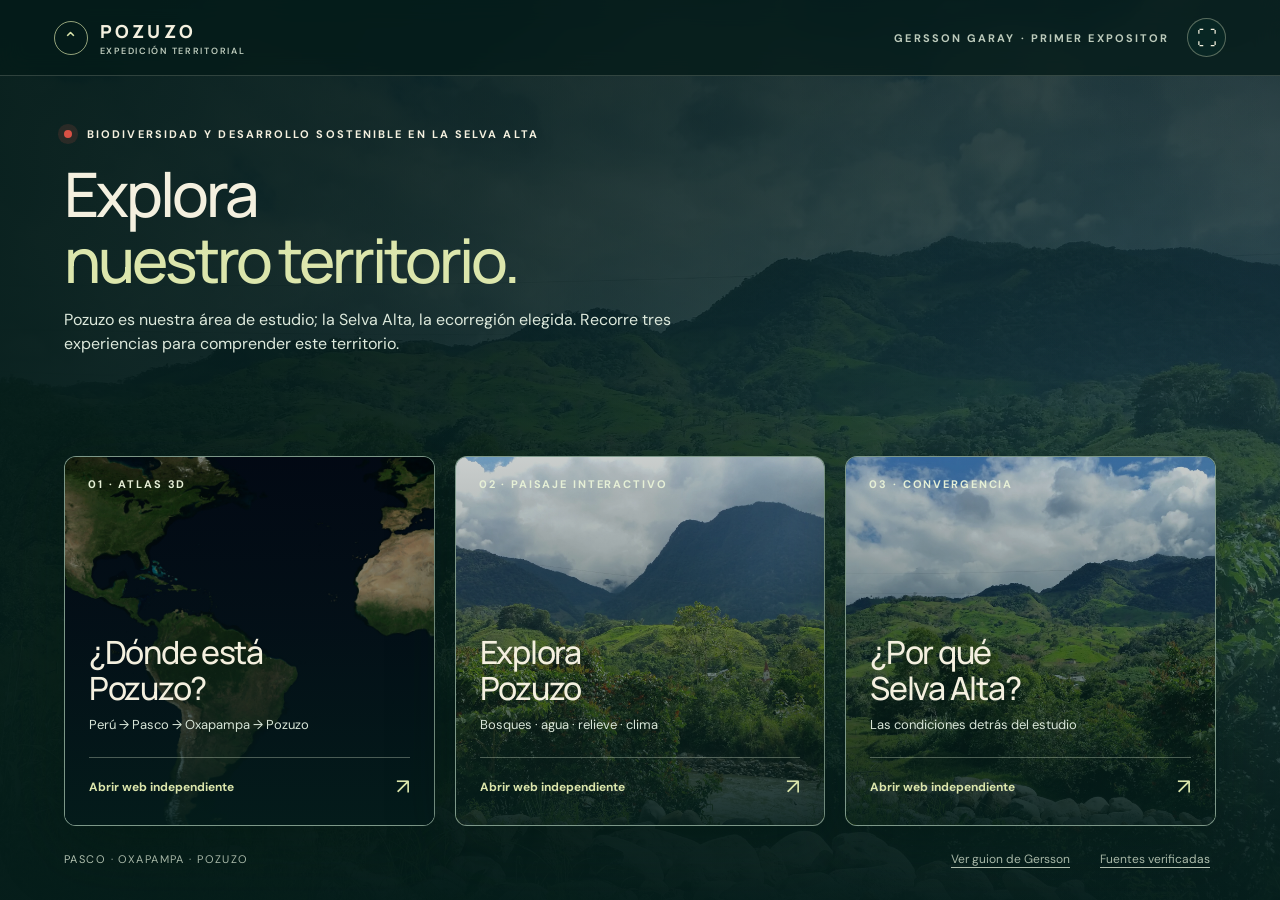
<file: index.html>
<!doctype html><html lang="es"><head><meta charset="utf-8"><meta name="viewport" content="width=device-width,initial-scale=1"><meta name="theme-color" content="#071c1c"><meta name="description" content="Tres experiencias independientes para descubrir Pozuzo: ubicación, territorio y Selva Alta."><title>Explora nuestro territorio · Pozuzo</title><link rel="stylesheet" href="shared/base.css"><link rel="stylesheet" href="portada/site.css"></head><body><main class="shell portal"><div class="portal-photo" aria-hidden="true"></div><div class="portal-vignette" aria-hidden="true"></div><header class="topbar"><a class="brand" href="index.html"><span class="brand-mark">⌃</span><span>POZUZO<small>EXPEDICIÓN TERRITORIAL</small></span></a><div class="topbar-right"><span class="label">GERSSON GARAY · PRIMER EXPOSITOR</span><button id="fullscreen" class="iconbutton" aria-label="Pantalla completa" title="Pantalla completa">⛶</button></div></header><div class="portal-content"><div class="portal-intro"><p class="label"><span class="red-dot"></span> BIODIVERSIDAD Y DESARROLLO SOSTENIBLE EN LA SELVA ALTA</p><h1 class="display">Explora<br><span class="accent">nuestro territorio.</span></h1><p>Pozuzo es nuestra área de estudio; la Selva Alta, la ecorregión elegida. Recorre tres experiencias para comprender este territorio.</p></div><div class="cards"><a href="01-ubicacion/index.html" target="_blank" rel="noopener" class="portal-card card-earth"><span class="card-overline">01 · ATLAS 3D</span><div class="card-bottom"><h2>¿Dónde está<br>Pozuzo?</h2><p>Perú → Pasco → Oxapampa → Pozuzo</p><span class="card-cta">Abrir web independiente <b>↗</b></span></div></a><a href="02-territorio/index.html" target="_blank" rel="noopener" class="portal-card card-valley"><span class="card-overline">02 · PAISAJE INTERACTIVO</span><div class="card-bottom"><h2>Explora<br>Pozuzo</h2><p>Bosques · agua · relieve · clima</p><span class="card-cta">Abrir web independiente <b>↗</b></span></div></a><a href="03-selva-alta/index.html" target="_blank" rel="noopener" class="portal-card card-selva"><span class="card-overline">03 · CONVERGENCIA</span><div class="card-bottom"><h2>¿Por qué<br>Selva Alta?</h2><p>Las condiciones detrás del estudio</p><span class="card-cta">Abrir web independiente <b>↗</b></span></div></a></div><div class="portal-bottom"><span>PASCO · OXAPAMPA · POZUZO</span><div><button data-script>Ver guion de Gersson</button><button data-sources>Fuentes verificadas</button></div></div></div><dialog id="dialog" class="modal"><button class="close" aria-label="Cerrar">×</button><div id="dialogContent"></div></dialog></main><script src="shared/common.js"></script></body></html>
</file>
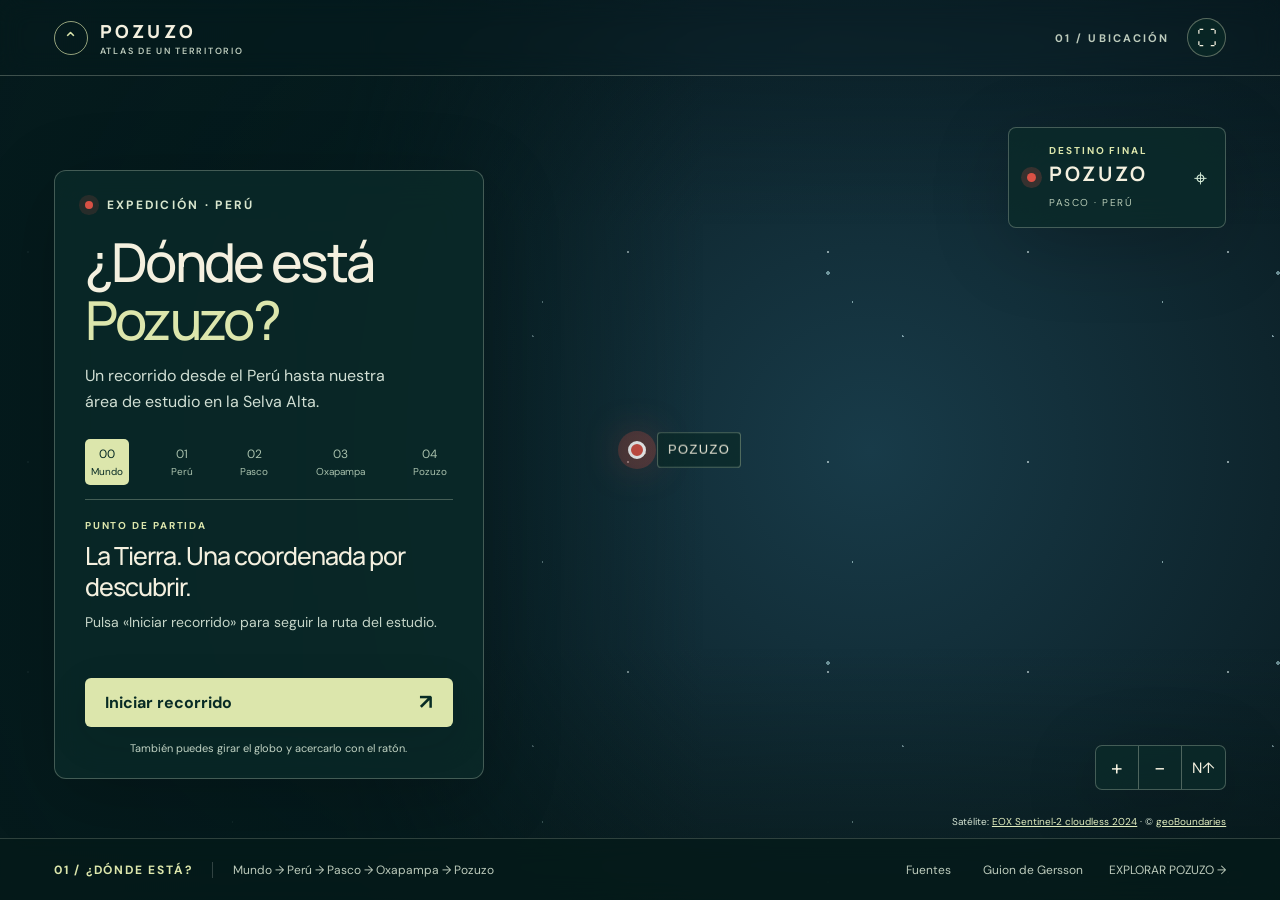
<file: 01-ubicacion/index.html>
<!doctype html><html lang="es"><head><meta charset="utf-8"><meta name="viewport" content="width=device-width,initial-scale=1"><meta name="theme-color" content="#071c1c"><meta name="description" content="Un globo 3D interactivo para ubicar Pozuzo: Perú, Pasco, Oxapampa y Pozuzo."><title>01 · ¿Dónde está Pozuzo?</title><link rel="stylesheet" href="../shared/base.css"><link rel="stylesheet" href="../shared/maplibre-gl.css"><link rel="stylesheet" href="site.css"></head><body><main class="shell atlas"><div class="starfield" aria-hidden="true"></div><div class="earth-fallback" aria-hidden="true"><div class="orb"></div></div><div id="map" role="application" aria-label="Globo terrestre 3D interactivo con zoom hasta Pozuzo"></div><div class="map-vignette" aria-hidden="true"></div><header class="topbar"><a class="brand" href="../index.html" aria-label="Portada de la exposición"><span class="brand-mark">⌃</span><span>POZUZO<small>ATLAS DE UN TERRITORIO</small></span></a><div class="topbar-right"><span class="label">01 / UBICACIÓN</span><button id="fullscreen" class="iconbutton" aria-label="Pantalla completa" title="Pantalla completa">⛶</button></div></header><aside class="intro-panel glass"><p class="label kicker"><span class="red-dot"></span> EXPEDICIÓN · PERÚ</p><h1 class="display">¿Dónde está<br><span class="accent">Pozuzo?</span></h1><p class="intro-text">Un recorrido desde el Perú hasta nuestra área de estudio en la Selva Alta.</p><div class="stage-line" aria-label="Escala territorial"><button data-stage="0" class="active" aria-label="Ver el mundo">00 <span>Mundo</span></button><button data-stage="1">01 <span>Perú</span></button><button data-stage="2">02 <span>Pasco</span></button><button data-stage="3">03 <span>Oxapampa</span></button><button data-stage="4">04 <span>Pozuzo</span></button></div><div class="stage-card"><p class="label" id="stageEyebrow">PUNTO DE PARTIDA</p><h2 id="stageTitle">La Tierra. Una coordenada por descubrir.</h2><p id="stageDesc">Pulsa «Iniciar recorrido» para seguir la ruta de nuestro estudio.</p><div id="factRow" class="fact-row"></div></div><button id="advance" class="cta">Iniciar recorrido <span>↗</span></button><p class="small-help">También puedes girar el globo y acercarlo con el ratón.</p></aside><aside class="geo-tag glass"><div class="geo-dot"></div><div><span class="label">DESTINO FINAL</span><strong>POZUZO</strong><small>PASCO · PERÚ</small></div><span class="crosshair">⌖</span></aside><div class="map-tools glass"><button id="zoomIn" title="Acercar" aria-label="Acercar">+</button><button id="zoomOut" title="Alejar" aria-label="Alejar">−</button><button id="resetNorth" title="Orientar al norte" aria-label="Orientar al norte">N↑</button></div><div class="map-credit">Satélite: <a href="https://cloudless.eox.at/products/viewing" target="_blank" rel="noopener">EOX Sentinel‑2 cloudless 2024</a> · © <a href="https://www.geoboundaries.org/" target="_blank" rel="noopener">geoBoundaries</a></div><footer class="bottomline"><div><span class="pageid">01 / ¿DÓNDE ESTÁ?</span><span class="divider"></span><span class="hide-small dim">Mundo → Perú → Pasco → Oxapampa → Pozuzo</span></div><div><button data-sources>Fuentes</button><button data-script>Guion de Gersson</button><a href="../02-territorio/index.html">EXPLORAR POZUZO <span aria-hidden="true">→</span></a></div></footer><dialog id="dialog" class="modal"><button class="close" aria-label="Cerrar">×</button><div id="dialogContent"></div></dialog><div id="announcer" class="sr-only" aria-live="polite"></div></main><script src="../shared/maplibre-gl.js"></script><script src="../shared/geography.js"></script><script src="../shared/common.js"></script><script src="site.js"></script></body></html>
</file>
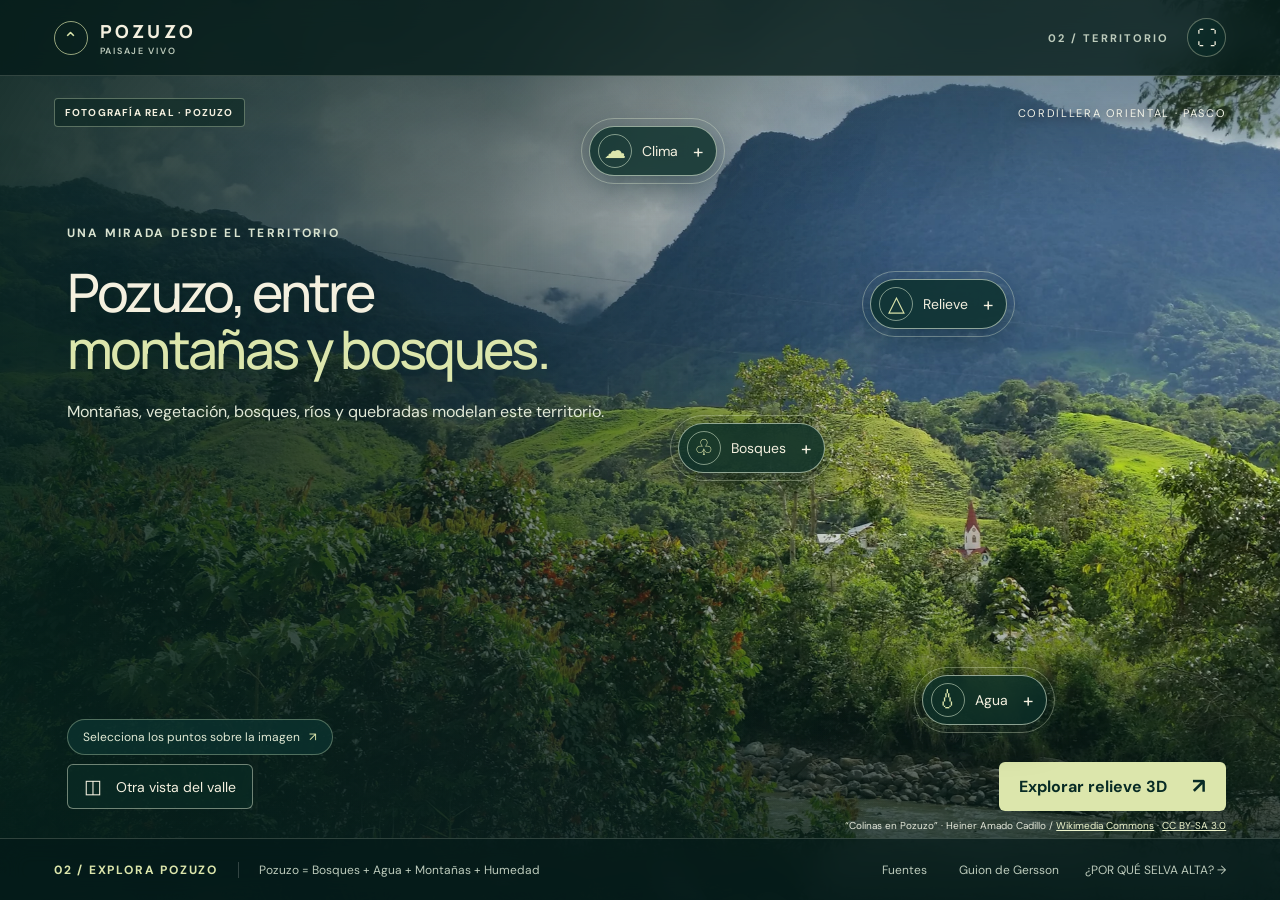
<file: 02-territorio/index.html>
<!doctype html><html lang="es"><head><meta charset="utf-8"><meta name="viewport" content="width=device-width,initial-scale=1"><meta name="theme-color" content="#071c1c"><meta name="description" content="Explora el paisaje real de Pozuzo: bosques, agua, relieve y clima."><title>02 · Explora Pozuzo</title><link rel="stylesheet" href="../shared/base.css"><link rel="stylesheet" href="../shared/maplibre-gl.css"><link rel="stylesheet" href="site.css"></head><body><main class="shell territory"><div id="photo" class="photo" aria-hidden="true"></div><div class="photo-tint" aria-hidden="true"></div><header class="topbar"><a class="brand" href="../index.html" aria-label="Portada de la exposición"><span class="brand-mark">⌃</span><span>POZUZO<small>PAISAJE VIVO</small></span></a><div class="topbar-right"><span class="label">02 / TERRITORIO</span><button id="fullscreen" class="iconbutton" aria-label="Pantalla completa" title="Pantalla completa">⛶</button></div></header><div class="scene-caption"><span class="visibility-chip">FOTOGRAFÍA REAL · POZUZO</span><span class="coordinates">CORDILLERA ORIENTAL · PASCO</span></div><div class="scene-intro"><p class="label">UNA MIRADA DESDE EL TERRITORIO</p><h1 class="display">Pozuzo, entre<br><span class="accent">montañas y bosques.</span></h1><p>Montañas, vegetación, bosques, ríos y quebradas modelan este territorio.</p></div><div class="scene-guidance screen-hint">Selecciona los puntos sobre la imagen <span>↗</span></div><div class="hotspots" role="group" aria-label="Explora cuatro elementos del territorio"><button class="hotspot hot-forest" data-factor="bosques" aria-expanded="false"><span class="hot-orb">♧</span><span>Bosques</span><b>+</b></button><button class="hotspot hot-water" data-factor="agua" aria-expanded="false"><span class="hot-orb">💧︎</span><span>Agua</span><b>+</b></button><button class="hotspot hot-relief" data-factor="relieve" aria-expanded="false"><span class="hot-orb">△</span><span>Relieve</span><b>+</b></button><button class="hotspot hot-climate" data-factor="clima" aria-expanded="false"><span class="hot-orb">☁︎</span><span>Clima</span><b>+</b></button></div><aside id="factorPanel" class="factor-panel glass" hidden aria-live="polite"></aside><div class="controls"><button id="photoSwitch" class="ghost"><span class="switch-icon">◫</span> Otra vista del valle</button><button id="terrainButton" class="cta">Explorar relieve 3D <span>↗</span></button></div><div class="photo-credit" id="photoCredit">“Colinas en Pozuzo” · Heiner Amado Cadillo / <a href="https://commons.wikimedia.org/wiki/File:Colinas_en_Pozuzo_-_panoramio.jpg" target="_blank" rel="noopener">Wikimedia Commons</a> · <a href="https://creativecommons.org/licenses/by-sa/3.0/" target="_blank" rel="noopener">CC BY-SA 3.0</a></div><div id="terrainDrawer" class="terrain-drawer" hidden><div class="terrain-head"><div><span class="label accent">MAPA INTERACTIVO</span><h2>El relieve de Pozuzo</h2><p>Arrastra para girar; usa la rueda para acercarte.</p></div><button id="terrainClose" class="iconbutton" aria-label="Cerrar mapa 3D">×</button></div><div id="terrainMap" role="application" aria-label="Mapa satelital con relieve 3D de la región de Pozuzo"></div><div class="terrain-foot">Vista satelital: <a href="https://cloudless.eox.at/products/viewing" target="_blank" rel="noopener">EOX</a> · relieve: <a href="https://mapterhorn.com/" target="_blank" rel="noopener">Mapterhorn</a><span>Ubicación referencial de la localidad</span></div></div><footer class="bottomline"><div><span class="pageid">02 / EXPLORA POZUZO</span><span class="divider"></span><span class="hide-small dim">Pozuzo = Bosques + Agua + Montañas + Humedad</span></div><div><button data-sources>Fuentes</button><button data-script>Guion de Gersson</button><a href="../03-selva-alta/index.html">¿POR QUÉ SELVA ALTA? <span aria-hidden="true">→</span></a></div></footer><dialog id="dialog" class="modal"><button class="close" aria-label="Cerrar">×</button><div id="dialogContent"></div></dialog><div id="announcer" class="sr-only" aria-live="polite"></div></main><script src="../shared/maplibre-gl.js"></script><script src="../shared/common.js"></script><script src="site.js"></script></body></html>
</file>
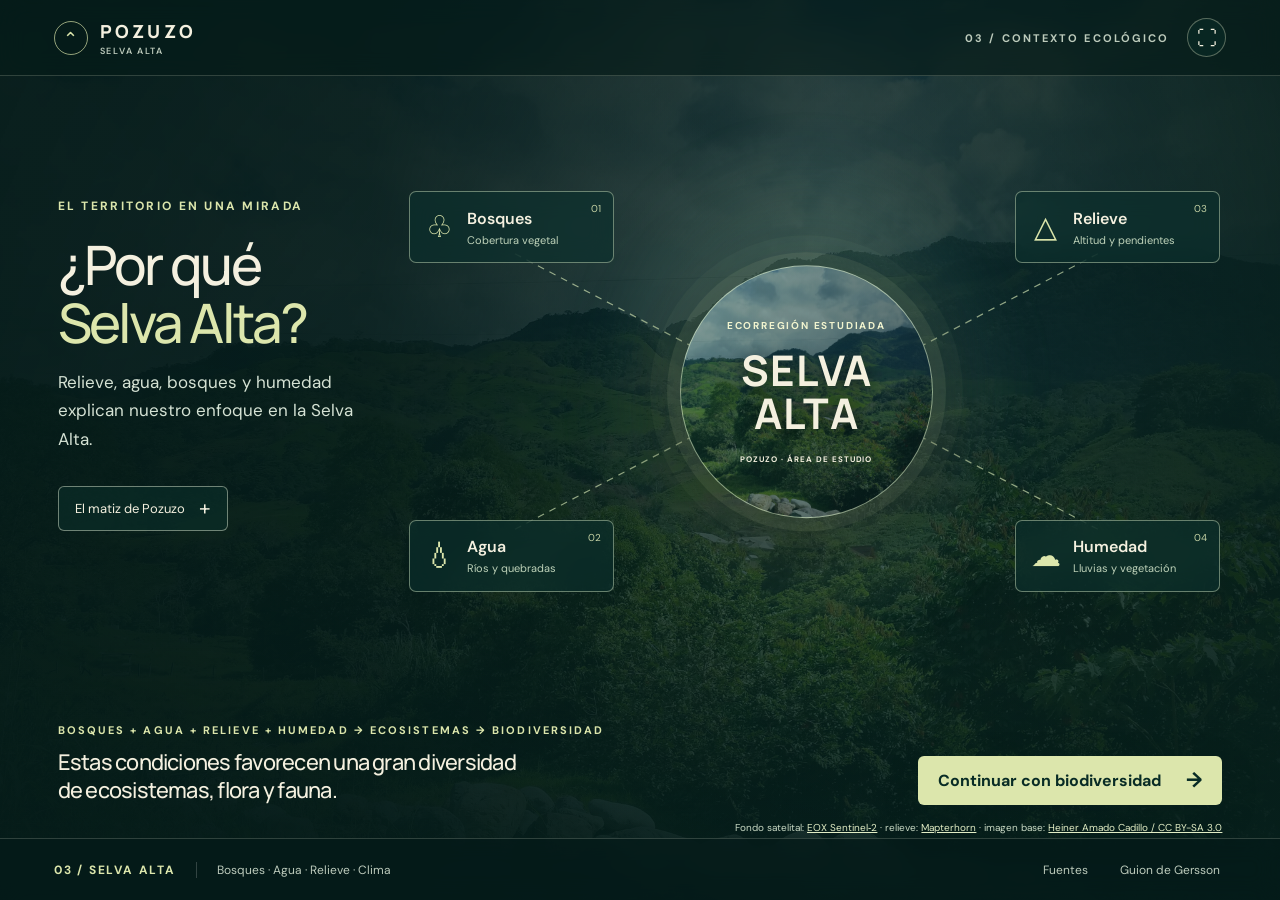
<file: 03-selva-alta/index.html>
<!doctype html><html lang="es"><head><meta charset="utf-8"><meta name="viewport" content="width=device-width,initial-scale=1"><meta name="theme-color" content="#071c1c"><meta name="description" content="Por qué estudiamos Pozuzo dentro de la Selva Alta: bosques, agua, relieve y humedad."><title>03 · ¿Por qué Selva Alta?</title><link rel="stylesheet" href="../shared/base.css"><link rel="stylesheet" href="../shared/maplibre-gl.css"><link rel="stylesheet" href="site.css"></head><body><main class="shell selva"><div class="terrain-photo" aria-hidden="true"></div><div id="terrainBack" aria-hidden="true"></div><div class="selva-overlay" aria-hidden="true"></div><header class="topbar"><a class="brand" href="../index.html" aria-label="Portada de la exposición"><span class="brand-mark">⌃</span><span>POZUZO<small>SELVA ALTA</small></span></a><div class="topbar-right"><span class="label">03 / CONTEXTO ECOLÓGICO</span><button id="fullscreen" class="iconbutton" aria-label="Pantalla completa" title="Pantalla completa">⛶</button></div></header><div class="intro"><p class="label accent">EL TERRITORIO EN UNA MIRADA</p><h1 class="display">¿Por qué<br> <span class="accent">Selva Alta?</span></h1><p>Relieve, agua, bosques y humedad explican nuestro enfoque en la Selva Alta.</p><button id="whyButton" class="ghost">El matiz de Pozuzo <span>+</span></button></div><div class="model"><div class="model-glow" aria-hidden="true"></div><svg class="connectors" viewBox="0 0 1000 540" preserveAspectRatio="none" aria-hidden="true"><path id="path-bosques" d="M155 125 370 225 500 270"/><path id="path-agua" d="M155 415 370 315 500 270"/><path id="path-relieve" d="M845 125 630 225 500 270"/><path id="path-clima" d="M845 415 630 315 500 270"/></svg><div class="concept"><span class="concept-top">ECORREGIÓN ESTUDIADA</span><strong>SELVA<br>ALTA</strong><span class="concept-bottom">POZUZO · ÁREA DE ESTUDIO</span></div><button data-factor="bosques" class="factor f-bosques"><span class="symbol">♧</span><span><strong>Bosques</strong><small>Cobertura vegetal</small></span><i>01</i></button><button data-factor="agua" class="factor f-agua"><span class="symbol">💧︎</span><span><strong>Agua</strong><small>Ríos y quebradas</small></span><i>02</i></button><button data-factor="relieve" class="factor f-relieve"><span class="symbol">△</span><span><strong>Relieve</strong><small>Altitud y pendientes</small></span><i>03</i></button><button data-factor="clima" class="factor f-clima"><span class="symbol">☁︎</span><span><strong>Humedad</strong><small>Lluvias y vegetación</small></span><i>04</i></button></div><div id="activeFact" class="active-fact glass" hidden aria-live="polite"></div><div class="takeaway"><div><p class="label">BOSQUES + AGUA + RELIEVE + HUMEDAD → ECOSISTEMAS → BIODIVERSIDAD</p><p>Estas condiciones favorecen una gran diversidad<br>de ecosistemas, flora y fauna.</p></div><button id="handoff" class="cta">Continuar con biodiversidad <span>→</span></button></div><div class="terrain-credit">Fondo satelital: <a href="https://cloudless.eox.at/products/viewing" target="_blank" rel="noopener">EOX Sentinel‑2</a> · relieve: <a href="https://mapterhorn.com/" target="_blank" rel="noopener">Mapterhorn</a> · imagen base: <a href="https://commons.wikimedia.org/wiki/File:Paisaje_tipico_de_Pozuzo_-_panoramio.jpg" target="_blank" rel="noopener">Heiner Amado Cadillo / CC BY-SA 3.0</a></div><footer class="bottomline"><div><span class="pageid">03 / SELVA ALTA</span><span class="divider"></span><span class="hide-small dim">Bosques · Agua · Relieve · Clima</span></div><div><button data-sources>Fuentes</button><button data-script>Guion de Gersson</button></div></footer><dialog id="dialog" class="modal"><button class="close" aria-label="Cerrar">×</button><div id="dialogContent"></div></dialog><div id="announcer" class="sr-only" aria-live="polite"></div></main><script src="../shared/maplibre-gl.js"></script><script src="../shared/common.js"></script><script src="site.js"></script></body></html>
</file>
<file: shared/base.css>
@import url('fonts.css');
:root{--bg:#071c1c;--deep:#062723;--cream:#f4f0df;--lime:#dce6ac;--olive:#a8ba7f;--muted:#bdcbbc;--red:#d95145;--blue:#9fc6d2;--glass:#0b2b29c9;--edge:#e6f1d544;font-family:'DM Sans',Arial,sans-serif;color:var(--cream);background:var(--bg);font-synthesis:none}*{box-sizing:border-box}html{scroll-behavior:smooth}body{margin:0;min-width:320px}button,a{font:inherit;-webkit-tap-highlight-color:transparent}button{color:inherit;border:0;background:none;cursor:pointer}button:disabled{cursor:default;opacity:.55}button:focus-visible,a:focus-visible{outline:3px solid var(--lime);outline-offset:3px}a{color:inherit}p,h1,h2,h3{margin-top:0}h1,h2,h3{font-family:Manrope,'DM Sans',sans-serif;font-weight:500}strong,b{font-weight:700}.shell{min-height:100svh;position:relative;isolation:isolate;overflow:hidden;background:var(--bg)}.display{font-family:Manrope,sans-serif;letter-spacing:-.05em;line-height:1.07}.accent{color:var(--lime)}.label{font-size:12px;font-weight:700;letter-spacing:.19em;text-transform:uppercase}.tiny{font-size:12px;line-height:1.5}.dim{color:var(--muted)}.red-dot{display:inline-block;width:8px;height:8px;border-radius:50%;background:var(--red);box-shadow:0 0 0 6px #d9514525}.glass{background:var(--glass);border:1px solid var(--edge);backdrop-filter:blur(20px);box-shadow:0 18px 80px #0003}.topbar{height:76px;display:flex;align-items:center;justify-content:space-between;padding:0 4.2%;border-bottom:1px solid #f5f0de2e;position:relative;z-index:30;background:#051b19c9;backdrop-filter:blur(12px)}.brand{text-decoration:none;display:flex;align-items:center;gap:12px;color:var(--cream);font-family:Manrope,sans-serif;font-size:18px;font-weight:800;letter-spacing:.18em}.brand-mark{display:grid;place-items:center;border:1px solid #dce6acaa;border-radius:50%;width:34px;height:34px;letter-spacing:0;font-size:18px;color:var(--lime)}.brand small{display:block;font-family:'DM Sans',sans-serif;font-size:9px;letter-spacing:.19em;font-weight:600;color:var(--muted);margin-top:2px}.topbar-right{display:flex;align-items:center;gap:18px}.topbar-right .label{font-size:11px;color:var(--muted)}.iconbutton{width:39px;height:39px;border:1px solid #f0eecb58;border-radius:50%;display:grid;place-items:center;font-size:20px;background:#092c27a0}.iconbutton:hover,.ghost:hover{background:#dce6ac1f}.ghost{border:1px solid #e8f0d676;border-radius:6px;padding:12px 16px;display:inline-flex;align-items:center;gap:14px;text-decoration:none;background:#153c3499}.cta{background:var(--lime);color:#082b25;border-radius:6px;padding:14px 20px;display:inline-flex;align-items:center;justify-content:center;gap:25px;font-weight:700;text-decoration:none;box-shadow:0 12px 40px #061a161f;transition:transform .2s,background .2s}.cta:hover{background:#edf4cc;transform:translateY(-2px)}.cta span,.ghost span{font-size:21px;line-height:1}.bottomline{height:62px;position:absolute;bottom:0;left:0;right:0;z-index:20;display:flex;align-items:center;justify-content:space-between;gap:16px;padding:0 4.2%;border-top:1px solid #f5f0de2e;background:#051b19bc;backdrop-filter:blur(12px);font-size:12px}.bottomline>*{min-width:0}.bottomline a,.bottomline button{text-decoration:none;color:var(--muted);font-size:12px}.bottomline a:hover,.bottomline button:hover{color:var(--lime)}.bottomline .pageid{color:var(--lime);font-weight:700;letter-spacing:.15em;white-space:nowrap}.bottomline>div{display:flex;gap:20px;align-items:center}.divider{height:16px;width:1px;background:#ffffff2f}.source-link{color:var(--muted);text-underline-offset:3px}.source-link:hover{color:var(--lime)}.sr-only{position:absolute;width:1px;height:1px;overflow:hidden;clip:rect(0,0,0,0);white-space:nowrap}.modal{border:1px solid #b1c49e8c;border-radius:12px;max-width:680px;width:calc(100vw - 32px);max-height:85svh;overflow:auto;padding:34px 38px;background:#082a27;color:var(--cream);box-shadow:0 30px 120px #0008}.modal::backdrop{background:#031713b0;backdrop-filter:blur(10px)}.modal .close{position:absolute;right:18px;top:13px;font-size:28px;width:33px;height:33px}.modal h2{font-size:32px;letter-spacing:-.04em;margin:13px 0 14px}.modal p{line-height:1.75;color:#d1dece}.modal ul{padding-left:20px}.modal li{margin:9px 0;line-height:1.6}.modal a{color:var(--lime);text-underline-offset:3px}.modal-foot{font-size:13px;margin-top:18px}.screen-hint{background:#0c3330c9;border:1px solid #c5dcb460;border-radius:100px;padding:9px 15px;font-size:12px;color:#e0e9d4}.credit{font-size:11px;color:#c4d2bf}.credit a{color:#dce6ac}.visibility-chip{padding:7px 10px;border-radius:4px;border:1px solid #cfe2bc60;background:#09252099;letter-spacing:.12em;font-weight:700;font-size:10px}.fade-in{animation:fadeIn .6s ease both}@keyframes fadeIn{from{opacity:0;transform:translateY(9px)}to{opacity:1;transform:translateY(0)}}@media(max-width:680px){.topbar{height:65px;padding:0 5%}.topbar-right .label{display:none}.brand{font-size:15px}.brand small{font-size:8px}.brand-mark{width:29px;height:29px}.bottomline{height:60px;padding:0 5%}.bottomline>div{gap:10px}.bottomline .hide-small{display:none}.modal{padding:32px 22px}.modal h2{font-size:27px}}@media(prefers-reduced-motion:reduce){*,*:before,*:after{animation:none!important;transition:none!important;scroll-behavior:auto!important}}

@media(max-width:480px){.bottomline{font-size:10px}.bottomline>div{gap:6px}.bottomline a,.bottomline button{font-size:10px}}

@media(max-width:480px){.bottomline a{white-space:nowrap}}
</file>
<file: portada/site.css>
.portal{height:100svh;min-height:700px;background:radial-gradient(circle at 80% 70%,#244e51,#051a1c 70%)}.portal-photo{position:absolute;inset:0;background:url('../shared/pozuzo2.webp') center/cover;opacity:.34}.portal-vignette{position:absolute;inset:0;background:linear-gradient(90deg,#051d1add,transparent),linear-gradient(0deg,#051d1beb,transparent 35%,#071c1e91)}.portal .topbar{z-index:10}.portal-content{position:absolute;inset:76px 0 0;padding:4% 5% 2.5%;z-index:5;display:flex;flex-direction:column}.portal-intro .label{font-size:11px;display:flex;gap:15px;align-items:center}.portal-intro h1{font-size:clamp(49px,4.8vw,82px);margin:20px 0 15px}.portal-intro p:last-child{font-size:16px;color:#dde9dc;max-width:620px;line-height:1.5}.cards{display:grid;grid-template-columns:repeat(3,1fr);gap:20px;flex:1;max-height:370px;margin-top:auto}.portal-card{position:relative;display:block;border:1px solid #d9e9d287;border-radius:12px;overflow:hidden;background:#153e37;box-shadow:0 20px 65px #00150f75;text-decoration:none;transition:transform .25s,border-color .25s}.portal-card:hover{transform:translateY(-9px);border-color:var(--lime)}.portal-card:before{content:'';position:absolute;inset:0;transition:transform .5s}.portal-card:hover:before{transform:scale(1.07)}.card-earth:before{background:url('../shared/earth.jpg') 30% 46%/auto 160%}.card-valley:before{background:url('../shared/pozuzo.webp') center/cover}.card-selva:before{background:url('../shared/pozuzo2.webp') center/cover}.portal-card:after{content:'';position:absolute;inset:0;background:linear-gradient(0deg,#041d1beb 0%,#051d1b70 54%,#03171235)}.card-overline{position:absolute;z-index:2;top:20px;left:23px;font-size:11px;font-weight:700;letter-spacing:.17em;color:#e5efd6}.card-bottom{position:absolute;z-index:2;bottom:24px;left:24px;right:24px}.card-bottom h2{font-size:clamp(29px,2.5vw,40px);line-height:1.12;letter-spacing:-.04em;margin-bottom:9px}.card-bottom p{font-size:13px;color:#d8e5d8;margin-bottom:24px}.card-cta{display:flex;align-items:center;justify-content:space-between;color:var(--lime);font-size:12px;font-weight:700;border-top:1px solid #e6f1d750;padding-top:14px}.card-cta b{font-size:22px;font-weight:400}.portal-bottom{display:flex;align-items:center;justify-content:space-between;font-size:11px;letter-spacing:.13em;color:#c5d4c2;padding-top:24px}.portal-bottom>div{display:flex;gap:18px}.portal-bottom button{text-decoration:underline;text-underline-offset:4px;font-size:12px}.portal-bottom button:hover{color:var(--lime)}@media(max-height:790px) and (min-width:820px){.portal-content{padding-top:2.5%;padding-bottom:1.5%}.portal-intro h1{font-size:60px;margin:11px 0}.cards{max-height:320px}.card-bottom h2{font-size:31px}.card-bottom p{margin-bottom:17px}.portal-bottom{padding-top:13px}}@media(max-width:850px){.portal{height:auto;min-height:100svh}.portal-content{position:relative;inset:auto;padding:35px 5%}.portal-intro h1{font-size:48px}.portal-intro .label{font-size:9px}.cards{grid-template-columns:1fr;max-height:none;margin-top:30px;gap:16px}.portal-card{height:310px}.card-bottom h2{font-size:36px}.portal-bottom{gap:20px;align-items:flex-start;flex-direction:column;padding-top:20px}.portal-bottom>div{gap:20px}}
</file>
<file: shared/maplibre-gl.css>
.maplibregl-map{font:12px/20px Helvetica Neue,Arial,Helvetica,sans-serif;overflow:hidden;position:relative;-webkit-tap-highlight-color:rgb(0 0 0/0)}.maplibregl-canvas{left:0;position:absolute;top:0}.maplibregl-map:fullscreen{height:100%;width:100%}.maplibregl-ctrl-group button.maplibregl-ctrl-compass{touch-action:none}.maplibregl-canvas-container.maplibregl-interactive,.maplibregl-ctrl-group button.maplibregl-ctrl-compass{cursor:grab;-webkit-user-select:none;-moz-user-select:none;user-select:none}.maplibregl-canvas-container.maplibregl-interactive.maplibregl-track-pointer{cursor:pointer}.maplibregl-canvas-container.maplibregl-interactive:active,.maplibregl-ctrl-group button.maplibregl-ctrl-compass:active{cursor:grabbing}.maplibregl-canvas-container.maplibregl-touch-zoom-rotate,.maplibregl-canvas-container.maplibregl-touch-zoom-rotate .maplibregl-canvas{touch-action:pan-x pan-y}.maplibregl-canvas-container.maplibregl-touch-drag-pan,.maplibregl-canvas-container.maplibregl-touch-drag-pan .maplibregl-canvas{touch-action:pinch-zoom}.maplibregl-canvas-container.maplibregl-touch-zoom-rotate.maplibregl-touch-drag-pan,.maplibregl-canvas-container.maplibregl-touch-zoom-rotate.maplibregl-touch-drag-pan .maplibregl-canvas{touch-action:none}.maplibregl-canvas-container.maplibregl-touch-drag-pan.maplibregl-cooperative-gestures,.maplibregl-canvas-container.maplibregl-touch-drag-pan.maplibregl-cooperative-gestures .maplibregl-canvas{touch-action:pan-x pan-y}.maplibregl-ctrl-bottom-left,.maplibregl-ctrl-bottom-right,.maplibregl-ctrl-top-left,.maplibregl-ctrl-top-right{pointer-events:none;position:absolute;z-index:2}.maplibregl-ctrl-top-left{left:0;top:0}.maplibregl-ctrl-top-right{right:0;top:0}.maplibregl-ctrl-bottom-left{bottom:0;left:0}.maplibregl-ctrl-bottom-right{bottom:0;right:0}.maplibregl-ctrl{clear:both;pointer-events:auto;transform:translate(0)}.maplibregl-ctrl-top-left .maplibregl-ctrl{float:left;margin:10px 0 0 10px}.maplibregl-ctrl-top-right .maplibregl-ctrl{float:right;margin:10px 10px 0 0}.maplibregl-ctrl-bottom-left .maplibregl-ctrl{float:left;margin:0 0 10px 10px}.maplibregl-ctrl-bottom-right .maplibregl-ctrl{float:right;margin:0 10px 10px 0}.maplibregl-ctrl-group{background:#fff;border-radius:4px}.maplibregl-ctrl-group:not(:empty){box-shadow:0 0 0 2px rgba(0,0,0,.1)}@media (forced-colors:active){.maplibregl-ctrl-group:not(:empty){box-shadow:0 0 0 2px ButtonText}}.maplibregl-ctrl-group button{background-color:transparent;border:0;box-sizing:border-box;cursor:pointer;display:block;height:29px;outline:none;padding:0;width:29px}.maplibregl-ctrl-group button+button{border-top:1px solid #ddd}.maplibregl-ctrl button .maplibregl-ctrl-icon{background-position:50%;background-repeat:no-repeat;display:block;height:100%;width:100%}@media (forced-colors:active){.maplibregl-ctrl-icon{background-color:transparent}.maplibregl-ctrl-group button+button{border-top:1px solid ButtonText}}.maplibregl-ctrl button::-moz-focus-inner{border:0;padding:0}.maplibregl-ctrl-attrib-button:focus,.maplibregl-ctrl-group button:focus{box-shadow:0 0 2px 2px #0096ff}.maplibregl-ctrl button:disabled{cursor:not-allowed}.maplibregl-ctrl button:disabled .maplibregl-ctrl-icon{opacity:.25}@media (hover:hover){.maplibregl-ctrl button:not(:disabled):hover{background-color:rgb(0 0 0/5%)}}.maplibregl-ctrl button:not(:disabled):active{background-color:rgb(0 0 0/5%)}.maplibregl-ctrl-group button:focus:focus-visible{box-shadow:0 0 2px 2px #0096ff}.maplibregl-ctrl-group button:focus:not(:focus-visible){box-shadow:none}.maplibregl-ctrl-group button:focus:first-child{border-radius:4px 4px 0 0}.maplibregl-ctrl-group button:focus:last-child{border-radius:0 0 4px 4px}.maplibregl-ctrl-group button:focus:only-child{border-radius:inherit}.maplibregl-ctrl button.maplibregl-ctrl-zoom-out .maplibregl-ctrl-icon{background-image:url("data:image/svg+xml;charset=utf-8,%3Csvg xmlns='http://www.w3.org/2000/svg' width='29' height='29' fill='%23333' viewBox='0 0 29 29'%3E%3Cpath d='M10 13c-.75 0-1.5.75-1.5 1.5S9.25 16 10 16h9c.75 0 1.5-.75 1.5-1.5S19.75 13 19 13z'/%3E%3C/svg%3E")}.maplibregl-ctrl button.maplibregl-ctrl-zoom-in .maplibregl-ctrl-icon{background-image:url("data:image/svg+xml;charset=utf-8,%3Csvg xmlns='http://www.w3.org/2000/svg' width='29' height='29' fill='%23333' viewBox='0 0 29 29'%3E%3Cpath d='M14.5 8.5c-.75 0-1.5.75-1.5 1.5v3h-3c-.75 0-1.5.75-1.5 1.5S9.25 16 10 16h3v3c0 .75.75 1.5 1.5 1.5S16 19.75 16 19v-3h3c.75 0 1.5-.75 1.5-1.5S19.75 13 19 13h-3v-3c0-.75-.75-1.5-1.5-1.5'/%3E%3C/svg%3E")}@media (forced-colors:active){.maplibregl-ctrl button.maplibregl-ctrl-zoom-out .maplibregl-ctrl-icon{background-image:url("data:image/svg+xml;charset=utf-8,%3Csvg xmlns='http://www.w3.org/2000/svg' width='29' height='29' fill='%23fff' viewBox='0 0 29 29'%3E%3Cpath d='M10 13c-.75 0-1.5.75-1.5 1.5S9.25 16 10 16h9c.75 0 1.5-.75 1.5-1.5S19.75 13 19 13z'/%3E%3C/svg%3E")}.maplibregl-ctrl button.maplibregl-ctrl-zoom-in .maplibregl-ctrl-icon{background-image:url("data:image/svg+xml;charset=utf-8,%3Csvg xmlns='http://www.w3.org/2000/svg' width='29' height='29' fill='%23fff' viewBox='0 0 29 29'%3E%3Cpath d='M14.5 8.5c-.75 0-1.5.75-1.5 1.5v3h-3c-.75 0-1.5.75-1.5 1.5S9.25 16 10 16h3v3c0 .75.75 1.5 1.5 1.5S16 19.75 16 19v-3h3c.75 0 1.5-.75 1.5-1.5S19.75 13 19 13h-3v-3c0-.75-.75-1.5-1.5-1.5'/%3E%3C/svg%3E")}}@media (forced-colors:active) and (prefers-color-scheme:light){.maplibregl-ctrl button.maplibregl-ctrl-zoom-out .maplibregl-ctrl-icon{background-image:url("data:image/svg+xml;charset=utf-8,%3Csvg xmlns='http://www.w3.org/2000/svg' width='29' height='29' viewBox='0 0 29 29'%3E%3Cpath d='M10 13c-.75 0-1.5.75-1.5 1.5S9.25 16 10 16h9c.75 0 1.5-.75 1.5-1.5S19.75 13 19 13z'/%3E%3C/svg%3E")}.maplibregl-ctrl button.maplibregl-ctrl-zoom-in .maplibregl-ctrl-icon{background-image:url("data:image/svg+xml;charset=utf-8,%3Csvg xmlns='http://www.w3.org/2000/svg' width='29' height='29' viewBox='0 0 29 29'%3E%3Cpath d='M14.5 8.5c-.75 0-1.5.75-1.5 1.5v3h-3c-.75 0-1.5.75-1.5 1.5S9.25 16 10 16h3v3c0 .75.75 1.5 1.5 1.5S16 19.75 16 19v-3h3c.75 0 1.5-.75 1.5-1.5S19.75 13 19 13h-3v-3c0-.75-.75-1.5-1.5-1.5'/%3E%3C/svg%3E")}}.maplibregl-ctrl button.maplibregl-ctrl-fullscreen .maplibregl-ctrl-icon{background-image:url("data:image/svg+xml;charset=utf-8,%3Csvg xmlns='http://www.w3.org/2000/svg' width='29' height='29' fill='%23333' viewBox='0 0 29 29'%3E%3Cpath d='M24 16v5.5c0 1.75-.75 2.5-2.5 2.5H16v-1l3-1.5-4-5.5 1-1 5.5 4 1.5-3zM6 16l1.5 3 5.5-4 1 1-4 5.5 3 1.5v1H7.5C5.75 24 5 23.25 5 21.5V16zm7-11v1l-3 1.5 4 5.5-1 1-5.5-4L6 13H5V7.5C5 5.75 5.75 5 7.5 5zm11 2.5c0-1.75-.75-2.5-2.5-2.5H16v1l3 1.5-4 5.5 1 1 5.5-4 1.5 3h1z'/%3E%3C/svg%3E")}.maplibregl-ctrl button.maplibregl-ctrl-shrink .maplibregl-ctrl-icon{background-image:url("data:image/svg+xml;charset=utf-8,%3Csvg xmlns='http://www.w3.org/2000/svg' width='29' height='29' viewBox='0 0 29 29'%3E%3Cpath d='M18.5 16c-1.75 0-2.5.75-2.5 2.5V24h1l1.5-3 5.5 4 1-1-4-5.5 3-1.5v-1zM13 18.5c0-1.75-.75-2.5-2.5-2.5H5v1l3 1.5L4 24l1 1 5.5-4 1.5 3h1zm3-8c0 1.75.75 2.5 2.5 2.5H24v-1l-3-1.5L25 5l-1-1-5.5 4L17 5h-1zM10.5 13c1.75 0 2.5-.75 2.5-2.5V5h-1l-1.5 3L5 4 4 5l4 5.5L5 12v1z'/%3E%3C/svg%3E")}@media (forced-colors:active){.maplibregl-ctrl button.maplibregl-ctrl-fullscreen .maplibregl-ctrl-icon{background-image:url("data:image/svg+xml;charset=utf-8,%3Csvg xmlns='http://www.w3.org/2000/svg' width='29' height='29' fill='%23fff' viewBox='0 0 29 29'%3E%3Cpath d='M24 16v5.5c0 1.75-.75 2.5-2.5 2.5H16v-1l3-1.5-4-5.5 1-1 5.5 4 1.5-3zM6 16l1.5 3 5.5-4 1 1-4 5.5 3 1.5v1H7.5C5.75 24 5 23.25 5 21.5V16zm7-11v1l-3 1.5 4 5.5-1 1-5.5-4L6 13H5V7.5C5 5.75 5.75 5 7.5 5zm11 2.5c0-1.75-.75-2.5-2.5-2.5H16v1l3 1.5-4 5.5 1 1 5.5-4 1.5 3h1z'/%3E%3C/svg%3E")}.maplibregl-ctrl button.maplibregl-ctrl-shrink .maplibregl-ctrl-icon{background-image:url("data:image/svg+xml;charset=utf-8,%3Csvg xmlns='http://www.w3.org/2000/svg' width='29' height='29' fill='%23fff' viewBox='0 0 29 29'%3E%3Cpath d='M18.5 16c-1.75 0-2.5.75-2.5 2.5V24h1l1.5-3 5.5 4 1-1-4-5.5 3-1.5v-1zM13 18.5c0-1.75-.75-2.5-2.5-2.5H5v1l3 1.5L4 24l1 1 5.5-4 1.5 3h1zm3-8c0 1.75.75 2.5 2.5 2.5H24v-1l-3-1.5L25 5l-1-1-5.5 4L17 5h-1zM10.5 13c1.75 0 2.5-.75 2.5-2.5V5h-1l-1.5 3L5 4 4 5l4 5.5L5 12v1z'/%3E%3C/svg%3E")}}@media (forced-colors:active) and (prefers-color-scheme:light){.maplibregl-ctrl button.maplibregl-ctrl-fullscreen .maplibregl-ctrl-icon{background-image:url("data:image/svg+xml;charset=utf-8,%3Csvg xmlns='http://www.w3.org/2000/svg' width='29' height='29' viewBox='0 0 29 29'%3E%3Cpath d='M24 16v5.5c0 1.75-.75 2.5-2.5 2.5H16v-1l3-1.5-4-5.5 1-1 5.5 4 1.5-3zM6 16l1.5 3 5.5-4 1 1-4 5.5 3 1.5v1H7.5C5.75 24 5 23.25 5 21.5V16zm7-11v1l-3 1.5 4 5.5-1 1-5.5-4L6 13H5V7.5C5 5.75 5.75 5 7.5 5zm11 2.5c0-1.75-.75-2.5-2.5-2.5H16v1l3 1.5-4 5.5 1 1 5.5-4 1.5 3h1z'/%3E%3C/svg%3E")}.maplibregl-ctrl button.maplibregl-ctrl-shrink .maplibregl-ctrl-icon{background-image:url("data:image/svg+xml;charset=utf-8,%3Csvg xmlns='http://www.w3.org/2000/svg' width='29' height='29' viewBox='0 0 29 29'%3E%3Cpath d='M18.5 16c-1.75 0-2.5.75-2.5 2.5V24h1l1.5-3 5.5 4 1-1-4-5.5 3-1.5v-1zM13 18.5c0-1.75-.75-2.5-2.5-2.5H5v1l3 1.5L4 24l1 1 5.5-4 1.5 3h1zm3-8c0 1.75.75 2.5 2.5 2.5H24v-1l-3-1.5L25 5l-1-1-5.5 4L17 5h-1zM10.5 13c1.75 0 2.5-.75 2.5-2.5V5h-1l-1.5 3L5 4 4 5l4 5.5L5 12v1z'/%3E%3C/svg%3E")}}.maplibregl-ctrl button.maplibregl-ctrl-compass .maplibregl-ctrl-icon{background-image:url("data:image/svg+xml;charset=utf-8,%3Csvg xmlns='http://www.w3.org/2000/svg' width='29' height='29' fill='%23333' viewBox='0 0 29 29'%3E%3Cpath d='m10.5 14 4-8 4 8z'/%3E%3Cpath fill='%23ccc' d='m10.5 16 4 8 4-8z'/%3E%3C/svg%3E")}@media (forced-colors:active){.maplibregl-ctrl button.maplibregl-ctrl-compass .maplibregl-ctrl-icon{background-image:url("data:image/svg+xml;charset=utf-8,%3Csvg xmlns='http://www.w3.org/2000/svg' width='29' height='29' fill='%23fff' viewBox='0 0 29 29'%3E%3Cpath d='m10.5 14 4-8 4 8z'/%3E%3Cpath fill='%23ccc' d='m10.5 16 4 8 4-8z'/%3E%3C/svg%3E")}}@media (forced-colors:active) and (prefers-color-scheme:light){.maplibregl-ctrl button.maplibregl-ctrl-compass .maplibregl-ctrl-icon{background-image:url("data:image/svg+xml;charset=utf-8,%3Csvg xmlns='http://www.w3.org/2000/svg' width='29' height='29' viewBox='0 0 29 29'%3E%3Cpath d='m10.5 14 4-8 4 8z'/%3E%3Cpath fill='%23ccc' d='m10.5 16 4 8 4-8z'/%3E%3C/svg%3E")}}.maplibregl-ctrl button.maplibregl-ctrl-globe .maplibregl-ctrl-icon{background-image:url("data:image/svg+xml;charset=utf-8,%3Csvg xmlns='http://www.w3.org/2000/svg' width='22' height='22' fill='none' stroke='%23333' viewBox='0 0 22 22'%3E%3Ccircle cx='11' cy='11' r='8.5'/%3E%3Cpath d='M17.5 11c0 4.819-3.02 8.5-6.5 8.5S4.5 15.819 4.5 11 7.52 2.5 11 2.5s6.5 3.681 6.5 8.5Z'/%3E%3Cpath d='M13.5 11c0 2.447-.331 4.64-.853 6.206-.262.785-.562 1.384-.872 1.777-.314.399-.58.517-.775.517s-.461-.118-.775-.517c-.31-.393-.61-.992-.872-1.777C8.831 15.64 8.5 13.446 8.5 11s.331-4.64.853-6.206c.262-.785.562-1.384.872-1.777.314-.399.58-.517.775-.517s.461.118.775.517c.31.393.61.992.872 1.777.522 1.565.853 3.76.853 6.206Z'/%3E%3Cpath d='M11 7.5c-1.909 0-3.622-.166-4.845-.428-.616-.132-1.08-.283-1.379-.434a1.3 1.3 0 0 1-.224-.138q.07-.058.224-.138c.299-.151.763-.302 1.379-.434C7.378 5.666 9.091 5.5 11 5.5s3.622.166 4.845.428c.616.132 1.08.283 1.379.434.105.053.177.1.224.138q-.07.058-.224.138c-.299.151-.763.302-1.379.434-1.223.262-2.936.428-4.845.428ZM4.486 6.436ZM11 16.5c-1.909 0-3.622-.166-4.845-.428-.616-.132-1.08-.283-1.379-.434a1.3 1.3 0 0 1-.224-.138 1.3 1.3 0 0 1 .224-.138c.299-.151.763-.302 1.379-.434C7.378 14.666 9.091 14.5 11 14.5s3.622.166 4.845.428c.616.132 1.08.283 1.379.434.105.053.177.1.224.138a1.3 1.3 0 0 1-.224.138c-.299.151-.763.302-1.379.434-1.223.262-2.936.428-4.845.428Zm-6.514-1.064ZM11 12.5c-2.46 0-4.672-.222-6.255-.574-.796-.177-1.406-.38-1.805-.59a1.5 1.5 0 0 1-.39-.272.3.3 0 0 1-.047-.064.3.3 0 0 1 .048-.064c.066-.073.189-.167.389-.272.399-.21 1.009-.413 1.805-.59C6.328 9.722 8.54 9.5 11 9.5s4.672.222 6.256.574c.795.177 1.405.38 1.804.59.2.105.323.2.39.272a.3.3 0 0 1 .047.064.3.3 0 0 1-.048.064 1.4 1.4 0 0 1-.389.272c-.399.21-1.009.413-1.804.59-1.584.352-3.796.574-6.256.574Zm-8.501-1.51v.002zm0 .018v.002zm17.002.002v-.002zm0-.018v-.002z'/%3E%3C/svg%3E")}.maplibregl-ctrl button.maplibregl-ctrl-globe-enabled .maplibregl-ctrl-icon{background-image:url("data:image/svg+xml;charset=utf-8,%3Csvg xmlns='http://www.w3.org/2000/svg' width='22' height='22' fill='none' stroke='%2333b5e5' viewBox='0 0 22 22'%3E%3Ccircle cx='11' cy='11' r='8.5'/%3E%3Cpath d='M17.5 11c0 4.819-3.02 8.5-6.5 8.5S4.5 15.819 4.5 11 7.52 2.5 11 2.5s6.5 3.681 6.5 8.5Z'/%3E%3Cpath d='M13.5 11c0 2.447-.331 4.64-.853 6.206-.262.785-.562 1.384-.872 1.777-.314.399-.58.517-.775.517s-.461-.118-.775-.517c-.31-.393-.61-.992-.872-1.777C8.831 15.64 8.5 13.446 8.5 11s.331-4.64.853-6.206c.262-.785.562-1.384.872-1.777.314-.399.58-.517.775-.517s.461.118.775.517c.31.393.61.992.872 1.777.522 1.565.853 3.76.853 6.206Z'/%3E%3Cpath d='M11 7.5c-1.909 0-3.622-.166-4.845-.428-.616-.132-1.08-.283-1.379-.434a1.3 1.3 0 0 1-.224-.138q.07-.058.224-.138c.299-.151.763-.302 1.379-.434C7.378 5.666 9.091 5.5 11 5.5s3.622.166 4.845.428c.616.132 1.08.283 1.379.434.105.053.177.1.224.138q-.07.058-.224.138c-.299.151-.763.302-1.379.434-1.223.262-2.936.428-4.845.428ZM4.486 6.436ZM11 16.5c-1.909 0-3.622-.166-4.845-.428-.616-.132-1.08-.283-1.379-.434a1.3 1.3 0 0 1-.224-.138 1.3 1.3 0 0 1 .224-.138c.299-.151.763-.302 1.379-.434C7.378 14.666 9.091 14.5 11 14.5s3.622.166 4.845.428c.616.132 1.08.283 1.379.434.105.053.177.1.224.138a1.3 1.3 0 0 1-.224.138c-.299.151-.763.302-1.379.434-1.223.262-2.936.428-4.845.428Zm-6.514-1.064ZM11 12.5c-2.46 0-4.672-.222-6.255-.574-.796-.177-1.406-.38-1.805-.59a1.5 1.5 0 0 1-.39-.272.3.3 0 0 1-.047-.064.3.3 0 0 1 .048-.064c.066-.073.189-.167.389-.272.399-.21 1.009-.413 1.805-.59C6.328 9.722 8.54 9.5 11 9.5s4.672.222 6.256.574c.795.177 1.405.38 1.804.59.2.105.323.2.39.272a.3.3 0 0 1 .047.064.3.3 0 0 1-.048.064 1.4 1.4 0 0 1-.389.272c-.399.21-1.009.413-1.804.59-1.584.352-3.796.574-6.256.574Zm-8.501-1.51v.002zm0 .018v.002zm17.002.002v-.002zm0-.018v-.002z'/%3E%3C/svg%3E")}.maplibregl-ctrl button.maplibregl-ctrl-terrain .maplibregl-ctrl-icon{background-image:url("data:image/svg+xml;charset=utf-8,%3Csvg xmlns='http://www.w3.org/2000/svg' width='22' height='22' fill='%23333' viewBox='0 0 22 22'%3E%3Cpath d='m1.754 13.406 4.453-4.851 3.09 3.09 3.281 3.277.969-.969-3.309-3.312 3.844-4.121 6.148 6.886h1.082v-.855l-7.207-8.07-4.84 5.187L6.169 6.57l-5.48 5.965v.871ZM.688 16.844h20.625v1.375H.688Zm0 0'/%3E%3C/svg%3E")}.maplibregl-ctrl button.maplibregl-ctrl-terrain-enabled .maplibregl-ctrl-icon{background-image:url("data:image/svg+xml;charset=utf-8,%3Csvg xmlns='http://www.w3.org/2000/svg' width='22' height='22' fill='%2333b5e5' viewBox='0 0 22 22'%3E%3Cpath d='m1.754 13.406 4.453-4.851 3.09 3.09 3.281 3.277.969-.969-3.309-3.312 3.844-4.121 6.148 6.886h1.082v-.855l-7.207-8.07-4.84 5.187L6.169 6.57l-5.48 5.965v.871ZM.688 16.844h20.625v1.375H.688Zm0 0'/%3E%3C/svg%3E")}.maplibregl-ctrl button.maplibregl-ctrl-geolocate .maplibregl-ctrl-icon{background-image:url("data:image/svg+xml;charset=utf-8,%3Csvg xmlns='http://www.w3.org/2000/svg' width='29' height='29' fill='%23333' viewBox='0 0 20 20'%3E%3Cpath d='M10 4C9 4 9 5 9 5v.1A5 5 0 0 0 5.1 9H5s-1 0-1 1 1 1 1 1h.1A5 5 0 0 0 9 14.9v.1s0 1 1 1 1-1 1-1v-.1a5 5 0 0 0 3.9-3.9h.1s1 0 1-1-1-1-1-1h-.1A5 5 0 0 0 11 5.1V5s0-1-1-1m0 2.5a3.5 3.5 0 1 1 0 7 3.5 3.5 0 1 1 0-7'/%3E%3Ccircle cx='10' cy='10' r='2'/%3E%3C/svg%3E")}.maplibregl-ctrl button.maplibregl-ctrl-geolocate:disabled .maplibregl-ctrl-icon{background-image:url("data:image/svg+xml;charset=utf-8,%3Csvg xmlns='http://www.w3.org/2000/svg' width='29' height='29' fill='%23aaa' viewBox='0 0 20 20'%3E%3Cpath d='M10 4C9 4 9 5 9 5v.1A5 5 0 0 0 5.1 9H5s-1 0-1 1 1 1 1 1h.1A5 5 0 0 0 9 14.9v.1s0 1 1 1 1-1 1-1v-.1a5 5 0 0 0 3.9-3.9h.1s1 0 1-1-1-1-1-1h-.1A5 5 0 0 0 11 5.1V5s0-1-1-1m0 2.5a3.5 3.5 0 1 1 0 7 3.5 3.5 0 1 1 0-7'/%3E%3Ccircle cx='10' cy='10' r='2'/%3E%3Cpath fill='red' d='m14 5 1 1-9 9-1-1z'/%3E%3C/svg%3E")}.maplibregl-ctrl button.maplibregl-ctrl-geolocate.maplibregl-ctrl-geolocate-active .maplibregl-ctrl-icon{background-image:url("data:image/svg+xml;charset=utf-8,%3Csvg xmlns='http://www.w3.org/2000/svg' width='29' height='29' fill='%2333b5e5' viewBox='0 0 20 20'%3E%3Cpath d='M10 4C9 4 9 5 9 5v.1A5 5 0 0 0 5.1 9H5s-1 0-1 1 1 1 1 1h.1A5 5 0 0 0 9 14.9v.1s0 1 1 1 1-1 1-1v-.1a5 5 0 0 0 3.9-3.9h.1s1 0 1-1-1-1-1-1h-.1A5 5 0 0 0 11 5.1V5s0-1-1-1m0 2.5a3.5 3.5 0 1 1 0 7 3.5 3.5 0 1 1 0-7'/%3E%3Ccircle cx='10' cy='10' r='2'/%3E%3C/svg%3E")}.maplibregl-ctrl button.maplibregl-ctrl-geolocate.maplibregl-ctrl-geolocate-active-error .maplibregl-ctrl-icon{background-image:url("data:image/svg+xml;charset=utf-8,%3Csvg xmlns='http://www.w3.org/2000/svg' width='29' height='29' fill='%23e58978' viewBox='0 0 20 20'%3E%3Cpath d='M10 4C9 4 9 5 9 5v.1A5 5 0 0 0 5.1 9H5s-1 0-1 1 1 1 1 1h.1A5 5 0 0 0 9 14.9v.1s0 1 1 1 1-1 1-1v-.1a5 5 0 0 0 3.9-3.9h.1s1 0 1-1-1-1-1-1h-.1A5 5 0 0 0 11 5.1V5s0-1-1-1m0 2.5a3.5 3.5 0 1 1 0 7 3.5 3.5 0 1 1 0-7'/%3E%3Ccircle cx='10' cy='10' r='2'/%3E%3C/svg%3E")}.maplibregl-ctrl button.maplibregl-ctrl-geolocate.maplibregl-ctrl-geolocate-background .maplibregl-ctrl-icon{background-image:url("data:image/svg+xml;charset=utf-8,%3Csvg xmlns='http://www.w3.org/2000/svg' width='29' height='29' fill='%2333b5e5' viewBox='0 0 20 20'%3E%3Cpath d='M10 4C9 4 9 5 9 5v.1A5 5 0 0 0 5.1 9H5s-1 0-1 1 1 1 1 1h.1A5 5 0 0 0 9 14.9v.1s0 1 1 1 1-1 1-1v-.1a5 5 0 0 0 3.9-3.9h.1s1 0 1-1-1-1-1-1h-.1A5 5 0 0 0 11 5.1V5s0-1-1-1m0 2.5a3.5 3.5 0 1 1 0 7 3.5 3.5 0 1 1 0-7'/%3E%3C/svg%3E")}.maplibregl-ctrl button.maplibregl-ctrl-geolocate.maplibregl-ctrl-geolocate-background-error .maplibregl-ctrl-icon{background-image:url("data:image/svg+xml;charset=utf-8,%3Csvg xmlns='http://www.w3.org/2000/svg' width='29' height='29' fill='%23e54e33' viewBox='0 0 20 20'%3E%3Cpath d='M10 4C9 4 9 5 9 5v.1A5 5 0 0 0 5.1 9H5s-1 0-1 1 1 1 1 1h.1A5 5 0 0 0 9 14.9v.1s0 1 1 1 1-1 1-1v-.1a5 5 0 0 0 3.9-3.9h.1s1 0 1-1-1-1-1-1h-.1A5 5 0 0 0 11 5.1V5s0-1-1-1m0 2.5a3.5 3.5 0 1 1 0 7 3.5 3.5 0 1 1 0-7'/%3E%3C/svg%3E")}.maplibregl-ctrl button.maplibregl-ctrl-geolocate.maplibregl-ctrl-geolocate-waiting .maplibregl-ctrl-icon{animation:maplibregl-spin 2s linear infinite}@media (forced-colors:active){.maplibregl-ctrl button.maplibregl-ctrl-geolocate .maplibregl-ctrl-icon{background-image:url("data:image/svg+xml;charset=utf-8,%3Csvg xmlns='http://www.w3.org/2000/svg' width='29' height='29' fill='%23fff' viewBox='0 0 20 20'%3E%3Cpath d='M10 4C9 4 9 5 9 5v.1A5 5 0 0 0 5.1 9H5s-1 0-1 1 1 1 1 1h.1A5 5 0 0 0 9 14.9v.1s0 1 1 1 1-1 1-1v-.1a5 5 0 0 0 3.9-3.9h.1s1 0 1-1-1-1-1-1h-.1A5 5 0 0 0 11 5.1V5s0-1-1-1m0 2.5a3.5 3.5 0 1 1 0 7 3.5 3.5 0 1 1 0-7'/%3E%3Ccircle cx='10' cy='10' r='2'/%3E%3C/svg%3E")}.maplibregl-ctrl button.maplibregl-ctrl-geolocate:disabled .maplibregl-ctrl-icon{background-image:url("data:image/svg+xml;charset=utf-8,%3Csvg xmlns='http://www.w3.org/2000/svg' width='29' height='29' fill='%23999' viewBox='0 0 20 20'%3E%3Cpath d='M10 4C9 4 9 5 9 5v.1A5 5 0 0 0 5.1 9H5s-1 0-1 1 1 1 1 1h.1A5 5 0 0 0 9 14.9v.1s0 1 1 1 1-1 1-1v-.1a5 5 0 0 0 3.9-3.9h.1s1 0 1-1-1-1-1-1h-.1A5 5 0 0 0 11 5.1V5s0-1-1-1m0 2.5a3.5 3.5 0 1 1 0 7 3.5 3.5 0 1 1 0-7'/%3E%3Ccircle cx='10' cy='10' r='2'/%3E%3Cpath fill='red' d='m14 5 1 1-9 9-1-1z'/%3E%3C/svg%3E")}.maplibregl-ctrl button.maplibregl-ctrl-geolocate.maplibregl-ctrl-geolocate-active .maplibregl-ctrl-icon{background-image:url("data:image/svg+xml;charset=utf-8,%3Csvg xmlns='http://www.w3.org/2000/svg' width='29' height='29' fill='%2333b5e5' viewBox='0 0 20 20'%3E%3Cpath d='M10 4C9 4 9 5 9 5v.1A5 5 0 0 0 5.1 9H5s-1 0-1 1 1 1 1 1h.1A5 5 0 0 0 9 14.9v.1s0 1 1 1 1-1 1-1v-.1a5 5 0 0 0 3.9-3.9h.1s1 0 1-1-1-1-1-1h-.1A5 5 0 0 0 11 5.1V5s0-1-1-1m0 2.5a3.5 3.5 0 1 1 0 7 3.5 3.5 0 1 1 0-7'/%3E%3Ccircle cx='10' cy='10' r='2'/%3E%3C/svg%3E")}.maplibregl-ctrl button.maplibregl-ctrl-geolocate.maplibregl-ctrl-geolocate-active-error .maplibregl-ctrl-icon{background-image:url("data:image/svg+xml;charset=utf-8,%3Csvg xmlns='http://www.w3.org/2000/svg' width='29' height='29' fill='%23e58978' viewBox='0 0 20 20'%3E%3Cpath d='M10 4C9 4 9 5 9 5v.1A5 5 0 0 0 5.1 9H5s-1 0-1 1 1 1 1 1h.1A5 5 0 0 0 9 14.9v.1s0 1 1 1 1-1 1-1v-.1a5 5 0 0 0 3.9-3.9h.1s1 0 1-1-1-1-1-1h-.1A5 5 0 0 0 11 5.1V5s0-1-1-1m0 2.5a3.5 3.5 0 1 1 0 7 3.5 3.5 0 1 1 0-7'/%3E%3Ccircle cx='10' cy='10' r='2'/%3E%3C/svg%3E")}.maplibregl-ctrl button.maplibregl-ctrl-geolocate.maplibregl-ctrl-geolocate-background .maplibregl-ctrl-icon{background-image:url("data:image/svg+xml;charset=utf-8,%3Csvg xmlns='http://www.w3.org/2000/svg' width='29' height='29' fill='%2333b5e5' viewBox='0 0 20 20'%3E%3Cpath d='M10 4C9 4 9 5 9 5v.1A5 5 0 0 0 5.1 9H5s-1 0-1 1 1 1 1 1h.1A5 5 0 0 0 9 14.9v.1s0 1 1 1 1-1 1-1v-.1a5 5 0 0 0 3.9-3.9h.1s1 0 1-1-1-1-1-1h-.1A5 5 0 0 0 11 5.1V5s0-1-1-1m0 2.5a3.5 3.5 0 1 1 0 7 3.5 3.5 0 1 1 0-7'/%3E%3C/svg%3E")}.maplibregl-ctrl button.maplibregl-ctrl-geolocate.maplibregl-ctrl-geolocate-background-error .maplibregl-ctrl-icon{background-image:url("data:image/svg+xml;charset=utf-8,%3Csvg xmlns='http://www.w3.org/2000/svg' width='29' height='29' fill='%23e54e33' viewBox='0 0 20 20'%3E%3Cpath d='M10 4C9 4 9 5 9 5v.1A5 5 0 0 0 5.1 9H5s-1 0-1 1 1 1 1 1h.1A5 5 0 0 0 9 14.9v.1s0 1 1 1 1-1 1-1v-.1a5 5 0 0 0 3.9-3.9h.1s1 0 1-1-1-1-1-1h-.1A5 5 0 0 0 11 5.1V5s0-1-1-1m0 2.5a3.5 3.5 0 1 1 0 7 3.5 3.5 0 1 1 0-7'/%3E%3C/svg%3E")}}@media (forced-colors:active) and (prefers-color-scheme:light){.maplibregl-ctrl button.maplibregl-ctrl-geolocate .maplibregl-ctrl-icon{background-image:url("data:image/svg+xml;charset=utf-8,%3Csvg xmlns='http://www.w3.org/2000/svg' width='29' height='29' viewBox='0 0 20 20'%3E%3Cpath d='M10 4C9 4 9 5 9 5v.1A5 5 0 0 0 5.1 9H5s-1 0-1 1 1 1 1 1h.1A5 5 0 0 0 9 14.9v.1s0 1 1 1 1-1 1-1v-.1a5 5 0 0 0 3.9-3.9h.1s1 0 1-1-1-1-1-1h-.1A5 5 0 0 0 11 5.1V5s0-1-1-1m0 2.5a3.5 3.5 0 1 1 0 7 3.5 3.5 0 1 1 0-7'/%3E%3Ccircle cx='10' cy='10' r='2'/%3E%3C/svg%3E")}.maplibregl-ctrl button.maplibregl-ctrl-geolocate:disabled .maplibregl-ctrl-icon{background-image:url("data:image/svg+xml;charset=utf-8,%3Csvg xmlns='http://www.w3.org/2000/svg' width='29' height='29' fill='%23666' viewBox='0 0 20 20'%3E%3Cpath d='M10 4C9 4 9 5 9 5v.1A5 5 0 0 0 5.1 9H5s-1 0-1 1 1 1 1 1h.1A5 5 0 0 0 9 14.9v.1s0 1 1 1 1-1 1-1v-.1a5 5 0 0 0 3.9-3.9h.1s1 0 1-1-1-1-1-1h-.1A5 5 0 0 0 11 5.1V5s0-1-1-1m0 2.5a3.5 3.5 0 1 1 0 7 3.5 3.5 0 1 1 0-7'/%3E%3Ccircle cx='10' cy='10' r='2'/%3E%3Cpath fill='red' d='m14 5 1 1-9 9-1-1z'/%3E%3C/svg%3E")}}@keyframes maplibregl-spin{0%{transform:rotate(0deg)}to{transform:rotate(1turn)}}a.maplibregl-ctrl-logo{background-image:url("data:image/svg+xml;charset=utf-8,%3Csvg xmlns='http://www.w3.org/2000/svg' width='88' height='23' fill='none'%3E%3Cpath fill='%23000' fill-opacity='.4' fill-rule='evenodd' d='M17.408 16.796h-1.827l2.501-12.095h.198l3.324 6.533.988 2.19.988-2.19 3.258-6.533h.181l2.6 12.095h-1.81l-1.218-5.644-.362-1.71-.658 1.71-2.929 5.644h-.098l-2.914-5.644-.757-1.71-.345 1.71zm1.958-3.42-.726 3.663a1.255 1.255 0 0 1-1.232 1.011h-1.827a1.255 1.255 0 0 1-1.229-1.509l2.501-12.095a1.255 1.255 0 0 1 1.23-1.001h.197a1.25 1.25 0 0 1 1.12.685l3.19 6.273 3.125-6.263a1.25 1.25 0 0 1 1.123-.695h.181a1.255 1.255 0 0 1 1.227.991l1.443 6.71a5 5 0 0 1 .314-.787l.009-.016a4.6 4.6 0 0 1 1.777-1.887c.782-.46 1.668-.667 2.611-.667a4.6 4.6 0 0 1 1.7.32l.306.134c.21-.16.474-.256.759-.256h1.694a1.255 1.255 0 0 1 1.212.925 1.255 1.255 0 0 1 1.212-.925h1.711c.284 0 .545.094.755.252.613-.3 1.312-.45 2.075-.45 1.356 0 2.557.445 3.482 1.4q.47.48.763 1.064V4.701a1.255 1.255 0 0 1 1.255-1.255h1.86A1.255 1.255 0 0 1 54.44 4.7v9.194h2.217c.19 0 .37.043.532.118v-4.77c0-.356.147-.678.385-.906a2.42 2.42 0 0 1-.682-1.71c0-.665.267-1.253.735-1.7a2.45 2.45 0 0 1 1.722-.674 2.43 2.43 0 0 1 1.705.675q.318.302.504.683V4.7a1.255 1.255 0 0 1 1.255-1.255h1.744A1.255 1.255 0 0 1 65.812 4.7v3.335a4.8 4.8 0 0 1 1.526-.246c.938 0 1.817.214 2.59.69a4.47 4.47 0 0 1 1.67 1.743v-.98a1.255 1.255 0 0 1 1.256-1.256h1.777c.233 0 .451.064.639.174a3.4 3.4 0 0 1 1.567-.372c.346 0 .861.02 1.285.232a1.25 1.25 0 0 1 .689 1.004 4.7 4.7 0 0 1 .853-.588c.795-.44 1.675-.647 2.61-.647 1.385 0 2.65.39 3.525 1.396.836.938 1.168 2.173 1.168 3.528q-.001.515-.056 1.051a1.255 1.255 0 0 1-.947 1.09l.408.952a1.255 1.255 0 0 1-.477 1.552c-.418.268-.92.463-1.458.612-.613.171-1.304.244-2.049.244-1.06 0-2.043-.207-2.886-.698l-.015-.008c-.798-.48-1.419-1.135-1.818-1.963l-.004-.008a5.8 5.8 0 0 1-.548-2.512q0-.429.053-.843a1.3 1.3 0 0 1-.333-.086l-.166-.004c-.223 0-.426.062-.643.228-.03.024-.142.139-.142.59v3.883a1.255 1.255 0 0 1-1.256 1.256h-1.777a1.255 1.255 0 0 1-1.256-1.256V15.69l-.032.057a4.8 4.8 0 0 1-1.86 1.833 5.04 5.04 0 0 1-2.484.634 4.5 4.5 0 0 1-1.935-.424 1.25 1.25 0 0 1-.764.258h-1.71a1.255 1.255 0 0 1-1.256-1.255V7.687a2.4 2.4 0 0 1-.428.625c.253.23.412.561.412.93v7.553a1.255 1.255 0 0 1-1.256 1.255h-1.843a1.25 1.25 0 0 1-.894-.373c-.228.23-.544.373-.894.373H51.32a1.255 1.255 0 0 1-1.256-1.255v-1.251l-.061.117a4.7 4.7 0 0 1-1.782 1.884 4.77 4.77 0 0 1-2.485.67 5.6 5.6 0 0 1-1.485-.188l.009 2.764a1.255 1.255 0 0 1-1.255 1.259h-1.729a1.255 1.255 0 0 1-1.255-1.255v-3.537a1.255 1.255 0 0 1-1.167.793h-1.679a1.25 1.25 0 0 1-.77-.263 4.5 4.5 0 0 1-1.945.429c-.885 0-1.724-.21-2.495-.632l-.017-.01a5 5 0 0 1-1.081-.836 1.255 1.255 0 0 1-1.254 1.312h-1.81a1.255 1.255 0 0 1-1.228-.99l-.782-3.625-2.044 3.939a1.25 1.25 0 0 1-1.115.676h-.098a1.25 1.25 0 0 1-1.116-.68l-2.061-3.994zM35.92 16.63l.207-.114.223-.15q.493-.356.735-.785l.061-.118.033 1.332h1.678V9.242h-1.694l-.033 1.267q-.133-.329-.526-.658l-.032-.028a3.2 3.2 0 0 0-.668-.428l-.27-.12a3.3 3.3 0 0 0-1.235-.23q-1.136-.001-1.974.493a3.36 3.36 0 0 0-1.3 1.382q-.445.89-.444 2.074 0 1.2.51 2.107a3.8 3.8 0 0 0 1.382 1.381 3.9 3.9 0 0 0 1.893.477q.795 0 1.455-.33zm-2.789-5.38q-.576.675-.575 1.762 0 1.102.559 1.794.576.675 1.645.675a2.25 2.25 0 0 0 .934-.19 2.2 2.2 0 0 0 .468-.29l.178-.161a2.2 2.2 0 0 0 .397-.561q.244-.5.244-1.15v-.115q0-.708-.296-1.267l-.043-.077a2.2 2.2 0 0 0-.633-.709l-.13-.086-.047-.028a2.1 2.1 0 0 0-1.073-.285q-1.052 0-1.629.692zm2.316 2.706c.163-.17.28-.407.28-.83v-.114c0-.292-.06-.508-.15-.68a.96.96 0 0 0-.353-.389.85.85 0 0 0-.464-.127c-.4 0-.56.114-.664.239l-.01.012c-.148.174-.275.45-.275.945 0 .506.122.801.27.99.097.11.266.224.68.224.303 0 .504-.09.687-.269zm7.545 1.705a2.6 2.6 0 0 0 .331.423q.319.33.755.548l.173.074q.65.255 1.49.255 1.02 0 1.844-.493a3.45 3.45 0 0 0 1.316-1.4q.493-.904.493-2.089 0-1.909-.988-2.913-.988-1.02-2.584-1.02-.898 0-1.575.347a3 3 0 0 0-.415.262l-.199.166a3.4 3.4 0 0 0-.64.82V9.242h-1.712v11.553h1.729l-.017-5.134zm.53-1.138q.206.29.48.5l.155.11.053.034q.51.296 1.119.297 1.07 0 1.645-.675.577-.69.576-1.762 0-1.119-.576-1.777-.558-.675-1.645-.675-.435 0-.835.16a2 2 0 0 0-.284.136 2 2 0 0 0-.363.254 2.2 2.2 0 0 0-.46.569l-.082.162a2.6 2.6 0 0 0-.213 1.072v.115q0 .707.296 1.267l.135.211zm.964-.818a1.1 1.1 0 0 0 .367.385.94.94 0 0 0 .476.118c.423 0 .59-.117.687-.23.159-.194.28-.478.28-.95 0-.53-.133-.8-.266-.952l-.021-.025c-.078-.094-.231-.221-.68-.221a1 1 0 0 0-.503.135l-.012.007a.86.86 0 0 0-.335.343c-.073.133-.132.324-.132.614v.115a1.4 1.4 0 0 0 .14.66zm15.7-6.222q.347-.346.346-.856a1.05 1.05 0 0 0-.345-.79 1.18 1.18 0 0 0-.84-.329q-.51 0-.855.33a1.05 1.05 0 0 0-.346.79q0 .51.346.855.345.346.856.346.51 0 .839-.346zm4.337 9.314.033-1.332q.191.403.59.747l.098.081a4 4 0 0 0 .316.224l.223.122a3.2 3.2 0 0 0 1.44.322 3.8 3.8 0 0 0 1.875-.477 3.5 3.5 0 0 0 1.382-1.366q.527-.89.526-2.09 0-1.184-.444-2.073a3.24 3.24 0 0 0-1.283-1.399q-.823-.51-1.942-.51a3.5 3.5 0 0 0-1.527.344l-.086.043-.165.09a3 3 0 0 0-.33.214q-.432.315-.656.707a2 2 0 0 0-.099.198l.082-1.283V4.701h-1.744v12.095zm.473-2.509a2.5 2.5 0 0 0 .566.7q.117.098.245.18l.144.08a2.1 2.1 0 0 0 .975.232q1.07 0 1.645-.675.576-.69.576-1.778 0-1.102-.576-1.777-.56-.691-1.645-.692a2.2 2.2 0 0 0-1.015.235q-.22.113-.415.282l-.15.142a2.1 2.1 0 0 0-.42.594q-.223.479-.223 1.1v.115q0 .705.293 1.26zm2.616-.293c.157-.191.28-.479.28-.967 0-.51-.13-.79-.276-.961l-.021-.026c-.082-.1-.232-.225-.67-.225a.87.87 0 0 0-.681.279l-.012.011c-.154.155-.274.38-.274.807v.115c0 .285.057.499.144.669a1.1 1.1 0 0 0 .367.405c.137.082.28.123.455.123.423 0 .59-.118.686-.23zm8.266-3.013q.345-.13.724-.14l.069-.002q.493 0 .642.099l.247-1.794q-.196-.099-.717-.099a2.3 2.3 0 0 0-.545.063 2 2 0 0 0-.411.148 2.2 2.2 0 0 0-.4.249 2.5 2.5 0 0 0-.485.499 2.7 2.7 0 0 0-.32.581l-.05.137v-1.48h-1.778v7.553h1.777v-3.884q0-.546.159-.943a1.5 1.5 0 0 1 .466-.636 2.5 2.5 0 0 1 .399-.253 2 2 0 0 1 .224-.099zm9.784 2.656.05-.922q0-1.743-.856-2.698-.838-.97-2.584-.97-1.119-.001-2.007.493a3.46 3.46 0 0 0-1.4 1.382q-.493.906-.493 2.106 0 1.07.428 1.975.428.89 1.332 1.432.906.526 2.255.526.973 0 1.668-.185l.044-.012.135-.04q.613-.184.984-.421l-.542-1.267q-.3.162-.642.274l-.297.087q-.51.131-1.3.131-.954 0-1.497-.444a1.6 1.6 0 0 1-.192-.193q-.366-.44-.512-1.234l-.004-.021zm-5.427-1.256-.003.022h3.752v-.138q-.011-.727-.288-1.118a1 1 0 0 0-.156-.176q-.46-.428-1.316-.428-.986 0-1.494.604-.379.45-.494 1.234zm-27.053 2.77V4.7h-1.86v12.095h5.333V15.15zm7.103-5.908v7.553h-1.843V9.242h1.843z'/%3E%3Cpath fill='%23fff' d='m19.63 11.151-.757-1.71-.345 1.71-1.12 5.644h-1.827L18.083 4.7h.197l3.325 6.533.988 2.19.988-2.19L26.839 4.7h.181l2.6 12.095h-1.81l-1.218-5.644-.362-1.71-.658 1.71-2.93 5.644h-.098l-2.913-5.644zm14.836 5.81q-1.02 0-1.893-.478a3.8 3.8 0 0 1-1.381-1.382q-.51-.906-.51-2.106 0-1.185.444-2.074a3.36 3.36 0 0 1 1.3-1.382q.839-.494 1.974-.494a3.3 3.3 0 0 1 1.234.231 3.3 3.3 0 0 1 .97.575q.396.33.527.659l.033-1.267h1.694v7.553H37.18l-.033-1.332q-.279.593-1.02 1.053a3.17 3.17 0 0 1-1.662.444zm.296-1.482q.938 0 1.58-.642.642-.66.642-1.711v-.115q0-.708-.296-1.267a2.2 2.2 0 0 0-.807-.872 2.1 2.1 0 0 0-1.119-.313q-1.053 0-1.629.692-.575.675-.575 1.76 0 1.103.559 1.795.577.675 1.645.675zm6.521-6.237h1.711v1.4q.906-1.597 2.83-1.597 1.596 0 2.584 1.02.988 1.005.988 2.914 0 1.185-.493 2.09a3.46 3.46 0 0 1-1.316 1.399 3.5 3.5 0 0 1-1.844.493q-.954 0-1.662-.329a2.67 2.67 0 0 1-1.086-.97l.017 5.134h-1.728zm4.048 6.22q1.07 0 1.645-.674.577-.69.576-1.762 0-1.119-.576-1.777-.558-.675-1.645-.675-.592 0-1.12.296-.51.28-.822.823-.296.527-.296 1.234v.115q0 .708.296 1.267.313.543.823.855.51.296 1.119.297z'/%3E%3Cpath fill='%23e1e3e9' d='M51.325 4.7h1.86v10.45h3.473v1.646h-5.333zm7.12 4.542h1.843v7.553h-1.843zm.905-1.415a1.16 1.16 0 0 1-.856-.346 1.17 1.17 0 0 1-.346-.856 1.05 1.05 0 0 1 .346-.79q.346-.329.856-.329.494 0 .839.33a1.05 1.05 0 0 1 .345.79 1.16 1.16 0 0 1-.345.855q-.33.346-.84.346zm7.875 9.133a3.17 3.17 0 0 1-1.662-.444q-.723-.46-1.004-1.053l-.033 1.332h-1.71V4.701h1.743v4.657l-.082 1.283q.279-.658 1.086-1.119a3.5 3.5 0 0 1 1.778-.477q1.119 0 1.942.51a3.24 3.24 0 0 1 1.283 1.4q.445.888.444 2.072 0 1.201-.526 2.09a3.5 3.5 0 0 1-1.382 1.366 3.8 3.8 0 0 1-1.876.477zm-.296-1.481q1.069 0 1.645-.675.577-.69.577-1.778 0-1.102-.577-1.776-.56-.691-1.645-.692a2.12 2.12 0 0 0-1.58.659q-.642.641-.642 1.694v.115q0 .71.296 1.267a2.4 2.4 0 0 0 .807.872 2.1 2.1 0 0 0 1.119.313zm5.927-6.237h1.777v1.481q.263-.757.856-1.217a2.14 2.14 0 0 1 1.349-.46q.527 0 .724.098l-.247 1.794q-.149-.099-.642-.099-.774 0-1.416.494-.626.493-.626 1.58v3.883h-1.777V9.242zm9.534 7.718q-1.35 0-2.255-.526-.904-.543-1.332-1.432a4.6 4.6 0 0 1-.428-1.975q0-1.2.493-2.106a3.46 3.46 0 0 1 1.4-1.382q.889-.495 2.007-.494 1.744 0 2.584.97.855.956.856 2.7 0 .444-.05.92h-5.43q.18 1.005.708 1.45.542.443 1.497.443.79 0 1.3-.131a4 4 0 0 0 .938-.362l.542 1.267q-.411.263-1.119.46-.708.198-1.711.197zm1.596-4.558q.016-1.02-.444-1.432-.46-.428-1.316-.428-1.728 0-1.991 1.86z'/%3E%3Cpath d='M5.074 15.948a.484.657 0 0 0-.486.659v1.84a.484.657 0 0 0 .486.659h4.101a.484.657 0 0 0 .486-.659v-1.84a.484.657 0 0 0-.486-.659zm3.56 1.16H5.617v.838h3.017z' style='fill:%23fff;fill-rule:evenodd;stroke-width:1.03600001'/%3E%3Cg style='stroke-width:1.12603545'%3E%3Cpath d='M-9.408-1.416c-3.833-.025-7.056 2.912-7.08 6.615-.02 3.08 1.653 4.832 3.107 6.268.903.892 1.721 1.74 2.32 2.902l-.525-.004c-.543-.003-.992.304-1.24.639a1.87 1.87 0 0 0-.362 1.121l-.011 1.877c-.003.402.104.787.347 1.125.244.338.688.653 1.23.656l4.142.028c.542.003.99-.306 1.238-.641a1.87 1.87 0 0 0 .363-1.121l.012-1.875a1.87 1.87 0 0 0-.348-1.127c-.243-.338-.688-.653-1.23-.656l-.518-.004c.597-1.145 1.425-1.983 2.348-2.87 1.473-1.414 3.18-3.149 3.2-6.226-.016-3.59-2.923-6.684-6.993-6.707m-.006 1.1v.002c3.274.02 5.92 2.532 5.9 5.6-.017 2.706-1.39 4.026-2.863 5.44-1.034.994-2.118 2.033-2.814 3.633-.018.041-.052.055-.075.065q-.013.004-.02.01a.34.34 0 0 1-.226.084.34.34 0 0 1-.224-.086l-.092-.077c-.699-1.615-1.768-2.669-2.781-3.67-1.454-1.435-2.797-2.762-2.78-5.478.02-3.067 2.7-5.545 5.975-5.523m-.02 2.826c-1.62-.01-2.944 1.315-2.955 2.96-.01 1.646 1.295 2.988 2.916 2.999h.002c1.621.01 2.943-1.316 2.953-2.961.011-1.646-1.294-2.988-2.916-2.998m-.005 1.1c1.017.006 1.829.83 1.822 1.89s-.83 1.874-1.848 1.867c-1.018-.006-1.829-.83-1.822-1.89s.83-1.874 1.848-1.868m-2.155 11.857 4.14.025c.271.002.49.305.487.676l-.013 1.875c-.003.37-.224.67-.495.668l-4.14-.025c-.27-.002-.487-.306-.485-.676l.012-1.875c.003-.37.224-.67.494-.668' style='color:%23000;font-style:normal;font-variant:normal;font-weight:400;font-stretch:normal;font-size:medium;line-height:normal;font-family:sans-serif;font-variant-ligatures:normal;font-variant-position:normal;font-variant-caps:normal;font-variant-numeric:normal;font-variant-alternates:normal;font-feature-settings:normal;text-indent:0;text-align:start;text-decoration:none;text-decoration-line:none;text-decoration-style:solid;text-decoration-color:%23000;letter-spacing:normal;word-spacing:normal;text-transform:none;writing-mode:lr-tb;direction:ltr;text-orientation:mixed;dominant-baseline:auto;baseline-shift:baseline;text-anchor:start;white-space:normal;shape-padding:0;clip-rule:evenodd;display:inline;overflow:visible;visibility:visible;opacity:1;isolation:auto;mix-blend-mode:normal;color-interpolation:sRGB;color-interpolation-filters:linearRGB;solid-color:%23000;solid-opacity:1;vector-effect:none;fill:%23000;fill-opacity:.4;fill-rule:evenodd;stroke:none;stroke-width:2.47727823;stroke-linecap:butt;stroke-linejoin:miter;stroke-miterlimit:4;stroke-dasharray:none;stroke-dashoffset:0;stroke-opacity:1;color-rendering:auto;image-rendering:auto;shape-rendering:auto;text-rendering:auto' transform='translate(15.553 2.85)scale(.88807)'/%3E%3Cpath d='M-9.415-.316C-12.69-.338-15.37 2.14-15.39 5.207c-.017 2.716 1.326 4.041 2.78 5.477 1.013 1 2.081 2.055 2.78 3.67l.092.076a.34.34 0 0 0 .225.086.34.34 0 0 0 .227-.083l.019-.01c.022-.009.057-.024.074-.064.697-1.6 1.78-2.64 2.814-3.634 1.473-1.414 2.847-2.733 2.864-5.44.02-3.067-2.627-5.58-5.901-5.601m-.057 8.784c1.621.011 2.944-1.315 2.955-2.96.01-1.646-1.295-2.988-2.916-2.999-1.622-.01-2.945 1.315-2.955 2.96s1.295 2.989 2.916 3' style='clip-rule:evenodd;fill:%23e1e3e9;fill-opacity:1;fill-rule:evenodd;stroke:none;stroke-width:2.47727823;stroke-miterlimit:4;stroke-dasharray:none;stroke-opacity:.4' transform='translate(15.553 2.85)scale(.88807)'/%3E%3Cpath d='M-11.594 15.465c-.27-.002-.492.297-.494.668l-.012 1.876c-.003.371.214.673.485.675l4.14.027c.271.002.492-.298.495-.668l.012-1.877c.003-.37-.215-.672-.485-.674z' style='clip-rule:evenodd;fill:%23fff;fill-opacity:1;fill-rule:evenodd;stroke:none;stroke-width:2.47727823;stroke-miterlimit:4;stroke-dasharray:none;stroke-opacity:.4' transform='translate(15.553 2.85)scale(.88807)'/%3E%3C/g%3E%3C/svg%3E");background-repeat:no-repeat;cursor:pointer;display:block;height:23px;margin:0 0 -4px -4px;overflow:hidden;width:88px}a.maplibregl-ctrl-logo.maplibregl-compact{width:14px}@media (forced-colors:active){a.maplibregl-ctrl-logo{background-color:transparent;background-image:url("data:image/svg+xml;charset=utf-8,%3Csvg xmlns='http://www.w3.org/2000/svg' width='88' height='23' fill='none'%3E%3Cpath fill='%23000' fill-opacity='.4' fill-rule='evenodd' d='M17.408 16.796h-1.827l2.501-12.095h.198l3.324 6.533.988 2.19.988-2.19 3.258-6.533h.181l2.6 12.095h-1.81l-1.218-5.644-.362-1.71-.658 1.71-2.929 5.644h-.098l-2.914-5.644-.757-1.71-.345 1.71zm1.958-3.42-.726 3.663a1.255 1.255 0 0 1-1.232 1.011h-1.827a1.255 1.255 0 0 1-1.229-1.509l2.501-12.095a1.255 1.255 0 0 1 1.23-1.001h.197a1.25 1.25 0 0 1 1.12.685l3.19 6.273 3.125-6.263a1.25 1.25 0 0 1 1.123-.695h.181a1.255 1.255 0 0 1 1.227.991l1.443 6.71a5 5 0 0 1 .314-.787l.009-.016a4.6 4.6 0 0 1 1.777-1.887c.782-.46 1.668-.667 2.611-.667a4.6 4.6 0 0 1 1.7.32l.306.134c.21-.16.474-.256.759-.256h1.694a1.255 1.255 0 0 1 1.212.925 1.255 1.255 0 0 1 1.212-.925h1.711c.284 0 .545.094.755.252.613-.3 1.312-.45 2.075-.45 1.356 0 2.557.445 3.482 1.4q.47.48.763 1.064V4.701a1.255 1.255 0 0 1 1.255-1.255h1.86A1.255 1.255 0 0 1 54.44 4.7v9.194h2.217c.19 0 .37.043.532.118v-4.77c0-.356.147-.678.385-.906a2.42 2.42 0 0 1-.682-1.71c0-.665.267-1.253.735-1.7a2.45 2.45 0 0 1 1.722-.674 2.43 2.43 0 0 1 1.705.675q.318.302.504.683V4.7a1.255 1.255 0 0 1 1.255-1.255h1.744A1.255 1.255 0 0 1 65.812 4.7v3.335a4.8 4.8 0 0 1 1.526-.246c.938 0 1.817.214 2.59.69a4.47 4.47 0 0 1 1.67 1.743v-.98a1.255 1.255 0 0 1 1.256-1.256h1.777c.233 0 .451.064.639.174a3.4 3.4 0 0 1 1.567-.372c.346 0 .861.02 1.285.232a1.25 1.25 0 0 1 .689 1.004 4.7 4.7 0 0 1 .853-.588c.795-.44 1.675-.647 2.61-.647 1.385 0 2.65.39 3.525 1.396.836.938 1.168 2.173 1.168 3.528q-.001.515-.056 1.051a1.255 1.255 0 0 1-.947 1.09l.408.952a1.255 1.255 0 0 1-.477 1.552c-.418.268-.92.463-1.458.612-.613.171-1.304.244-2.049.244-1.06 0-2.043-.207-2.886-.698l-.015-.008c-.798-.48-1.419-1.135-1.818-1.963l-.004-.008a5.8 5.8 0 0 1-.548-2.512q0-.429.053-.843a1.3 1.3 0 0 1-.333-.086l-.166-.004c-.223 0-.426.062-.643.228-.03.024-.142.139-.142.59v3.883a1.255 1.255 0 0 1-1.256 1.256h-1.777a1.255 1.255 0 0 1-1.256-1.256V15.69l-.032.057a4.8 4.8 0 0 1-1.86 1.833 5.04 5.04 0 0 1-2.484.634 4.5 4.5 0 0 1-1.935-.424 1.25 1.25 0 0 1-.764.258h-1.71a1.255 1.255 0 0 1-1.256-1.255V7.687a2.4 2.4 0 0 1-.428.625c.253.23.412.561.412.93v7.553a1.255 1.255 0 0 1-1.256 1.255h-1.843a1.25 1.25 0 0 1-.894-.373c-.228.23-.544.373-.894.373H51.32a1.255 1.255 0 0 1-1.256-1.255v-1.251l-.061.117a4.7 4.7 0 0 1-1.782 1.884 4.77 4.77 0 0 1-2.485.67 5.6 5.6 0 0 1-1.485-.188l.009 2.764a1.255 1.255 0 0 1-1.255 1.259h-1.729a1.255 1.255 0 0 1-1.255-1.255v-3.537a1.255 1.255 0 0 1-1.167.793h-1.679a1.25 1.25 0 0 1-.77-.263 4.5 4.5 0 0 1-1.945.429c-.885 0-1.724-.21-2.495-.632l-.017-.01a5 5 0 0 1-1.081-.836 1.255 1.255 0 0 1-1.254 1.312h-1.81a1.255 1.255 0 0 1-1.228-.99l-.782-3.625-2.044 3.939a1.25 1.25 0 0 1-1.115.676h-.098a1.25 1.25 0 0 1-1.116-.68l-2.061-3.994zM35.92 16.63l.207-.114.223-.15q.493-.356.735-.785l.061-.118.033 1.332h1.678V9.242h-1.694l-.033 1.267q-.133-.329-.526-.658l-.032-.028a3.2 3.2 0 0 0-.668-.428l-.27-.12a3.3 3.3 0 0 0-1.235-.23q-1.136-.001-1.974.493a3.36 3.36 0 0 0-1.3 1.382q-.445.89-.444 2.074 0 1.2.51 2.107a3.8 3.8 0 0 0 1.382 1.381 3.9 3.9 0 0 0 1.893.477q.795 0 1.455-.33zm-2.789-5.38q-.576.675-.575 1.762 0 1.102.559 1.794.576.675 1.645.675a2.25 2.25 0 0 0 .934-.19 2.2 2.2 0 0 0 .468-.29l.178-.161a2.2 2.2 0 0 0 .397-.561q.244-.5.244-1.15v-.115q0-.708-.296-1.267l-.043-.077a2.2 2.2 0 0 0-.633-.709l-.13-.086-.047-.028a2.1 2.1 0 0 0-1.073-.285q-1.052 0-1.629.692zm2.316 2.706c.163-.17.28-.407.28-.83v-.114c0-.292-.06-.508-.15-.68a.96.96 0 0 0-.353-.389.85.85 0 0 0-.464-.127c-.4 0-.56.114-.664.239l-.01.012c-.148.174-.275.45-.275.945 0 .506.122.801.27.99.097.11.266.224.68.224.303 0 .504-.09.687-.269zm7.545 1.705a2.6 2.6 0 0 0 .331.423q.319.33.755.548l.173.074q.65.255 1.49.255 1.02 0 1.844-.493a3.45 3.45 0 0 0 1.316-1.4q.493-.904.493-2.089 0-1.909-.988-2.913-.988-1.02-2.584-1.02-.898 0-1.575.347a3 3 0 0 0-.415.262l-.199.166a3.4 3.4 0 0 0-.64.82V9.242h-1.712v11.553h1.729l-.017-5.134zm.53-1.138q.206.29.48.5l.155.11.053.034q.51.296 1.119.297 1.07 0 1.645-.675.577-.69.576-1.762 0-1.119-.576-1.777-.558-.675-1.645-.675-.435 0-.835.16a2 2 0 0 0-.284.136 2 2 0 0 0-.363.254 2.2 2.2 0 0 0-.46.569l-.082.162a2.6 2.6 0 0 0-.213 1.072v.115q0 .707.296 1.267l.135.211zm.964-.818a1.1 1.1 0 0 0 .367.385.94.94 0 0 0 .476.118c.423 0 .59-.117.687-.23.159-.194.28-.478.28-.95 0-.53-.133-.8-.266-.952l-.021-.025c-.078-.094-.231-.221-.68-.221a1 1 0 0 0-.503.135l-.012.007a.86.86 0 0 0-.335.343c-.073.133-.132.324-.132.614v.115a1.4 1.4 0 0 0 .14.66zm15.7-6.222q.347-.346.346-.856a1.05 1.05 0 0 0-.345-.79 1.18 1.18 0 0 0-.84-.329q-.51 0-.855.33a1.05 1.05 0 0 0-.346.79q0 .51.346.855.345.346.856.346.51 0 .839-.346zm4.337 9.314.033-1.332q.191.403.59.747l.098.081a4 4 0 0 0 .316.224l.223.122a3.2 3.2 0 0 0 1.44.322 3.8 3.8 0 0 0 1.875-.477 3.5 3.5 0 0 0 1.382-1.366q.527-.89.526-2.09 0-1.184-.444-2.073a3.24 3.24 0 0 0-1.283-1.399q-.823-.51-1.942-.51a3.5 3.5 0 0 0-1.527.344l-.086.043-.165.09a3 3 0 0 0-.33.214q-.432.315-.656.707a2 2 0 0 0-.099.198l.082-1.283V4.701h-1.744v12.095zm.473-2.509a2.5 2.5 0 0 0 .566.7q.117.098.245.18l.144.08a2.1 2.1 0 0 0 .975.232q1.07 0 1.645-.675.576-.69.576-1.778 0-1.102-.576-1.777-.56-.691-1.645-.692a2.2 2.2 0 0 0-1.015.235q-.22.113-.415.282l-.15.142a2.1 2.1 0 0 0-.42.594q-.223.479-.223 1.1v.115q0 .705.293 1.26zm2.616-.293c.157-.191.28-.479.28-.967 0-.51-.13-.79-.276-.961l-.021-.026c-.082-.1-.232-.225-.67-.225a.87.87 0 0 0-.681.279l-.012.011c-.154.155-.274.38-.274.807v.115c0 .285.057.499.144.669a1.1 1.1 0 0 0 .367.405c.137.082.28.123.455.123.423 0 .59-.118.686-.23zm8.266-3.013q.345-.13.724-.14l.069-.002q.493 0 .642.099l.247-1.794q-.196-.099-.717-.099a2.3 2.3 0 0 0-.545.063 2 2 0 0 0-.411.148 2.2 2.2 0 0 0-.4.249 2.5 2.5 0 0 0-.485.499 2.7 2.7 0 0 0-.32.581l-.05.137v-1.48h-1.778v7.553h1.777v-3.884q0-.546.159-.943a1.5 1.5 0 0 1 .466-.636 2.5 2.5 0 0 1 .399-.253 2 2 0 0 1 .224-.099zm9.784 2.656.05-.922q0-1.743-.856-2.698-.838-.97-2.584-.97-1.119-.001-2.007.493a3.46 3.46 0 0 0-1.4 1.382q-.493.906-.493 2.106 0 1.07.428 1.975.428.89 1.332 1.432.906.526 2.255.526.973 0 1.668-.185l.044-.012.135-.04q.613-.184.984-.421l-.542-1.267q-.3.162-.642.274l-.297.087q-.51.131-1.3.131-.954 0-1.497-.444a1.6 1.6 0 0 1-.192-.193q-.366-.44-.512-1.234l-.004-.021zm-5.427-1.256-.003.022h3.752v-.138q-.011-.727-.288-1.118a1 1 0 0 0-.156-.176q-.46-.428-1.316-.428-.986 0-1.494.604-.379.45-.494 1.234zm-27.053 2.77V4.7h-1.86v12.095h5.333V15.15zm7.103-5.908v7.553h-1.843V9.242h1.843z'/%3E%3Cpath fill='%23fff' d='m19.63 11.151-.757-1.71-.345 1.71-1.12 5.644h-1.827L18.083 4.7h.197l3.325 6.533.988 2.19.988-2.19L26.839 4.7h.181l2.6 12.095h-1.81l-1.218-5.644-.362-1.71-.658 1.71-2.93 5.644h-.098l-2.913-5.644zm14.836 5.81q-1.02 0-1.893-.478a3.8 3.8 0 0 1-1.381-1.382q-.51-.906-.51-2.106 0-1.185.444-2.074a3.36 3.36 0 0 1 1.3-1.382q.839-.494 1.974-.494a3.3 3.3 0 0 1 1.234.231 3.3 3.3 0 0 1 .97.575q.396.33.527.659l.033-1.267h1.694v7.553H37.18l-.033-1.332q-.279.593-1.02 1.053a3.17 3.17 0 0 1-1.662.444zm.296-1.482q.938 0 1.58-.642.642-.66.642-1.711v-.115q0-.708-.296-1.267a2.2 2.2 0 0 0-.807-.872 2.1 2.1 0 0 0-1.119-.313q-1.053 0-1.629.692-.575.675-.575 1.76 0 1.103.559 1.795.577.675 1.645.675zm6.521-6.237h1.711v1.4q.906-1.597 2.83-1.597 1.596 0 2.584 1.02.988 1.005.988 2.914 0 1.185-.493 2.09a3.46 3.46 0 0 1-1.316 1.399 3.5 3.5 0 0 1-1.844.493q-.954 0-1.662-.329a2.67 2.67 0 0 1-1.086-.97l.017 5.134h-1.728zm4.048 6.22q1.07 0 1.645-.674.577-.69.576-1.762 0-1.119-.576-1.777-.558-.675-1.645-.675-.592 0-1.12.296-.51.28-.822.823-.296.527-.296 1.234v.115q0 .708.296 1.267.313.543.823.855.51.296 1.119.297z'/%3E%3Cpath fill='%23e1e3e9' d='M51.325 4.7h1.86v10.45h3.473v1.646h-5.333zm7.12 4.542h1.843v7.553h-1.843zm.905-1.415a1.16 1.16 0 0 1-.856-.346 1.17 1.17 0 0 1-.346-.856 1.05 1.05 0 0 1 .346-.79q.346-.329.856-.329.494 0 .839.33a1.05 1.05 0 0 1 .345.79 1.16 1.16 0 0 1-.345.855q-.33.346-.84.346zm7.875 9.133a3.17 3.17 0 0 1-1.662-.444q-.723-.46-1.004-1.053l-.033 1.332h-1.71V4.701h1.743v4.657l-.082 1.283q.279-.658 1.086-1.119a3.5 3.5 0 0 1 1.778-.477q1.119 0 1.942.51a3.24 3.24 0 0 1 1.283 1.4q.445.888.444 2.072 0 1.201-.526 2.09a3.5 3.5 0 0 1-1.382 1.366 3.8 3.8 0 0 1-1.876.477zm-.296-1.481q1.069 0 1.645-.675.577-.69.577-1.778 0-1.102-.577-1.776-.56-.691-1.645-.692a2.12 2.12 0 0 0-1.58.659q-.642.641-.642 1.694v.115q0 .71.296 1.267a2.4 2.4 0 0 0 .807.872 2.1 2.1 0 0 0 1.119.313zm5.927-6.237h1.777v1.481q.263-.757.856-1.217a2.14 2.14 0 0 1 1.349-.46q.527 0 .724.098l-.247 1.794q-.149-.099-.642-.099-.774 0-1.416.494-.626.493-.626 1.58v3.883h-1.777V9.242zm9.534 7.718q-1.35 0-2.255-.526-.904-.543-1.332-1.432a4.6 4.6 0 0 1-.428-1.975q0-1.2.493-2.106a3.46 3.46 0 0 1 1.4-1.382q.889-.495 2.007-.494 1.744 0 2.584.97.855.956.856 2.7 0 .444-.05.92h-5.43q.18 1.005.708 1.45.542.443 1.497.443.79 0 1.3-.131a4 4 0 0 0 .938-.362l.542 1.267q-.411.263-1.119.46-.708.198-1.711.197zm1.596-4.558q.016-1.02-.444-1.432-.46-.428-1.316-.428-1.728 0-1.991 1.86z'/%3E%3Cpath d='M5.074 15.948a.484.657 0 0 0-.486.659v1.84a.484.657 0 0 0 .486.659h4.101a.484.657 0 0 0 .486-.659v-1.84a.484.657 0 0 0-.486-.659zm3.56 1.16H5.617v.838h3.017z' style='fill:%23fff;fill-rule:evenodd;stroke-width:1.03600001'/%3E%3Cg style='stroke-width:1.12603545'%3E%3Cpath d='M-9.408-1.416c-3.833-.025-7.056 2.912-7.08 6.615-.02 3.08 1.653 4.832 3.107 6.268.903.892 1.721 1.74 2.32 2.902l-.525-.004c-.543-.003-.992.304-1.24.639a1.87 1.87 0 0 0-.362 1.121l-.011 1.877c-.003.402.104.787.347 1.125.244.338.688.653 1.23.656l4.142.028c.542.003.99-.306 1.238-.641a1.87 1.87 0 0 0 .363-1.121l.012-1.875a1.87 1.87 0 0 0-.348-1.127c-.243-.338-.688-.653-1.23-.656l-.518-.004c.597-1.145 1.425-1.983 2.348-2.87 1.473-1.414 3.18-3.149 3.2-6.226-.016-3.59-2.923-6.684-6.993-6.707m-.006 1.1v.002c3.274.02 5.92 2.532 5.9 5.6-.017 2.706-1.39 4.026-2.863 5.44-1.034.994-2.118 2.033-2.814 3.633-.018.041-.052.055-.075.065q-.013.004-.02.01a.34.34 0 0 1-.226.084.34.34 0 0 1-.224-.086l-.092-.077c-.699-1.615-1.768-2.669-2.781-3.67-1.454-1.435-2.797-2.762-2.78-5.478.02-3.067 2.7-5.545 5.975-5.523m-.02 2.826c-1.62-.01-2.944 1.315-2.955 2.96-.01 1.646 1.295 2.988 2.916 2.999h.002c1.621.01 2.943-1.316 2.953-2.961.011-1.646-1.294-2.988-2.916-2.998m-.005 1.1c1.017.006 1.829.83 1.822 1.89s-.83 1.874-1.848 1.867c-1.018-.006-1.829-.83-1.822-1.89s.83-1.874 1.848-1.868m-2.155 11.857 4.14.025c.271.002.49.305.487.676l-.013 1.875c-.003.37-.224.67-.495.668l-4.14-.025c-.27-.002-.487-.306-.485-.676l.012-1.875c.003-.37.224-.67.494-.668' style='color:%23000;font-style:normal;font-variant:normal;font-weight:400;font-stretch:normal;font-size:medium;line-height:normal;font-family:sans-serif;font-variant-ligatures:normal;font-variant-position:normal;font-variant-caps:normal;font-variant-numeric:normal;font-variant-alternates:normal;font-feature-settings:normal;text-indent:0;text-align:start;text-decoration:none;text-decoration-line:none;text-decoration-style:solid;text-decoration-color:%23000;letter-spacing:normal;word-spacing:normal;text-transform:none;writing-mode:lr-tb;direction:ltr;text-orientation:mixed;dominant-baseline:auto;baseline-shift:baseline;text-anchor:start;white-space:normal;shape-padding:0;clip-rule:evenodd;display:inline;overflow:visible;visibility:visible;opacity:1;isolation:auto;mix-blend-mode:normal;color-interpolation:sRGB;color-interpolation-filters:linearRGB;solid-color:%23000;solid-opacity:1;vector-effect:none;fill:%23000;fill-opacity:.4;fill-rule:evenodd;stroke:none;stroke-width:2.47727823;stroke-linecap:butt;stroke-linejoin:miter;stroke-miterlimit:4;stroke-dasharray:none;stroke-dashoffset:0;stroke-opacity:1;color-rendering:auto;image-rendering:auto;shape-rendering:auto;text-rendering:auto' transform='translate(15.553 2.85)scale(.88807)'/%3E%3Cpath d='M-9.415-.316C-12.69-.338-15.37 2.14-15.39 5.207c-.017 2.716 1.326 4.041 2.78 5.477 1.013 1 2.081 2.055 2.78 3.67l.092.076a.34.34 0 0 0 .225.086.34.34 0 0 0 .227-.083l.019-.01c.022-.009.057-.024.074-.064.697-1.6 1.78-2.64 2.814-3.634 1.473-1.414 2.847-2.733 2.864-5.44.02-3.067-2.627-5.58-5.901-5.601m-.057 8.784c1.621.011 2.944-1.315 2.955-2.96.01-1.646-1.295-2.988-2.916-2.999-1.622-.01-2.945 1.315-2.955 2.96s1.295 2.989 2.916 3' style='clip-rule:evenodd;fill:%23e1e3e9;fill-opacity:1;fill-rule:evenodd;stroke:none;stroke-width:2.47727823;stroke-miterlimit:4;stroke-dasharray:none;stroke-opacity:.4' transform='translate(15.553 2.85)scale(.88807)'/%3E%3Cpath d='M-11.594 15.465c-.27-.002-.492.297-.494.668l-.012 1.876c-.003.371.214.673.485.675l4.14.027c.271.002.492-.298.495-.668l.012-1.877c.003-.37-.215-.672-.485-.674z' style='clip-rule:evenodd;fill:%23fff;fill-opacity:1;fill-rule:evenodd;stroke:none;stroke-width:2.47727823;stroke-miterlimit:4;stroke-dasharray:none;stroke-opacity:.4' transform='translate(15.553 2.85)scale(.88807)'/%3E%3C/g%3E%3C/svg%3E")}}@media (forced-colors:active) and (prefers-color-scheme:light){a.maplibregl-ctrl-logo{background-image:url("data:image/svg+xml;charset=utf-8,%3Csvg xmlns='http://www.w3.org/2000/svg' width='88' height='23' fill='none'%3E%3Cpath fill='%23000' fill-opacity='.4' fill-rule='evenodd' d='M17.408 16.796h-1.827l2.501-12.095h.198l3.324 6.533.988 2.19.988-2.19 3.258-6.533h.181l2.6 12.095h-1.81l-1.218-5.644-.362-1.71-.658 1.71-2.929 5.644h-.098l-2.914-5.644-.757-1.71-.345 1.71zm1.958-3.42-.726 3.663a1.255 1.255 0 0 1-1.232 1.011h-1.827a1.255 1.255 0 0 1-1.229-1.509l2.501-12.095a1.255 1.255 0 0 1 1.23-1.001h.197a1.25 1.25 0 0 1 1.12.685l3.19 6.273 3.125-6.263a1.25 1.25 0 0 1 1.123-.695h.181a1.255 1.255 0 0 1 1.227.991l1.443 6.71a5 5 0 0 1 .314-.787l.009-.016a4.6 4.6 0 0 1 1.777-1.887c.782-.46 1.668-.667 2.611-.667a4.6 4.6 0 0 1 1.7.32l.306.134c.21-.16.474-.256.759-.256h1.694a1.255 1.255 0 0 1 1.212.925 1.255 1.255 0 0 1 1.212-.925h1.711c.284 0 .545.094.755.252.613-.3 1.312-.45 2.075-.45 1.356 0 2.557.445 3.482 1.4q.47.48.763 1.064V4.701a1.255 1.255 0 0 1 1.255-1.255h1.86A1.255 1.255 0 0 1 54.44 4.7v9.194h2.217c.19 0 .37.043.532.118v-4.77c0-.356.147-.678.385-.906a2.42 2.42 0 0 1-.682-1.71c0-.665.267-1.253.735-1.7a2.45 2.45 0 0 1 1.722-.674 2.43 2.43 0 0 1 1.705.675q.318.302.504.683V4.7a1.255 1.255 0 0 1 1.255-1.255h1.744A1.255 1.255 0 0 1 65.812 4.7v3.335a4.8 4.8 0 0 1 1.526-.246c.938 0 1.817.214 2.59.69a4.47 4.47 0 0 1 1.67 1.743v-.98a1.255 1.255 0 0 1 1.256-1.256h1.777c.233 0 .451.064.639.174a3.4 3.4 0 0 1 1.567-.372c.346 0 .861.02 1.285.232a1.25 1.25 0 0 1 .689 1.004 4.7 4.7 0 0 1 .853-.588c.795-.44 1.675-.647 2.61-.647 1.385 0 2.65.39 3.525 1.396.836.938 1.168 2.173 1.168 3.528q-.001.515-.056 1.051a1.255 1.255 0 0 1-.947 1.09l.408.952a1.255 1.255 0 0 1-.477 1.552c-.418.268-.92.463-1.458.612-.613.171-1.304.244-2.049.244-1.06 0-2.043-.207-2.886-.698l-.015-.008c-.798-.48-1.419-1.135-1.818-1.963l-.004-.008a5.8 5.8 0 0 1-.548-2.512q0-.429.053-.843a1.3 1.3 0 0 1-.333-.086l-.166-.004c-.223 0-.426.062-.643.228-.03.024-.142.139-.142.59v3.883a1.255 1.255 0 0 1-1.256 1.256h-1.777a1.255 1.255 0 0 1-1.256-1.256V15.69l-.032.057a4.8 4.8 0 0 1-1.86 1.833 5.04 5.04 0 0 1-2.484.634 4.5 4.5 0 0 1-1.935-.424 1.25 1.25 0 0 1-.764.258h-1.71a1.255 1.255 0 0 1-1.256-1.255V7.687a2.4 2.4 0 0 1-.428.625c.253.23.412.561.412.93v7.553a1.255 1.255 0 0 1-1.256 1.255h-1.843a1.25 1.25 0 0 1-.894-.373c-.228.23-.544.373-.894.373H51.32a1.255 1.255 0 0 1-1.256-1.255v-1.251l-.061.117a4.7 4.7 0 0 1-1.782 1.884 4.77 4.77 0 0 1-2.485.67 5.6 5.6 0 0 1-1.485-.188l.009 2.764a1.255 1.255 0 0 1-1.255 1.259h-1.729a1.255 1.255 0 0 1-1.255-1.255v-3.537a1.255 1.255 0 0 1-1.167.793h-1.679a1.25 1.25 0 0 1-.77-.263 4.5 4.5 0 0 1-1.945.429c-.885 0-1.724-.21-2.495-.632l-.017-.01a5 5 0 0 1-1.081-.836 1.255 1.255 0 0 1-1.254 1.312h-1.81a1.255 1.255 0 0 1-1.228-.99l-.782-3.625-2.044 3.939a1.25 1.25 0 0 1-1.115.676h-.098a1.25 1.25 0 0 1-1.116-.68l-2.061-3.994zM35.92 16.63l.207-.114.223-.15q.493-.356.735-.785l.061-.118.033 1.332h1.678V9.242h-1.694l-.033 1.267q-.133-.329-.526-.658l-.032-.028a3.2 3.2 0 0 0-.668-.428l-.27-.12a3.3 3.3 0 0 0-1.235-.23q-1.136-.001-1.974.493a3.36 3.36 0 0 0-1.3 1.382q-.445.89-.444 2.074 0 1.2.51 2.107a3.8 3.8 0 0 0 1.382 1.381 3.9 3.9 0 0 0 1.893.477q.795 0 1.455-.33zm-2.789-5.38q-.576.675-.575 1.762 0 1.102.559 1.794.576.675 1.645.675a2.25 2.25 0 0 0 .934-.19 2.2 2.2 0 0 0 .468-.29l.178-.161a2.2 2.2 0 0 0 .397-.561q.244-.5.244-1.15v-.115q0-.708-.296-1.267l-.043-.077a2.2 2.2 0 0 0-.633-.709l-.13-.086-.047-.028a2.1 2.1 0 0 0-1.073-.285q-1.052 0-1.629.692zm2.316 2.706c.163-.17.28-.407.28-.83v-.114c0-.292-.06-.508-.15-.68a.96.96 0 0 0-.353-.389.85.85 0 0 0-.464-.127c-.4 0-.56.114-.664.239l-.01.012c-.148.174-.275.45-.275.945 0 .506.122.801.27.99.097.11.266.224.68.224.303 0 .504-.09.687-.269zm7.545 1.705a2.6 2.6 0 0 0 .331.423q.319.33.755.548l.173.074q.65.255 1.49.255 1.02 0 1.844-.493a3.45 3.45 0 0 0 1.316-1.4q.493-.904.493-2.089 0-1.909-.988-2.913-.988-1.02-2.584-1.02-.898 0-1.575.347a3 3 0 0 0-.415.262l-.199.166a3.4 3.4 0 0 0-.64.82V9.242h-1.712v11.553h1.729l-.017-5.134zm.53-1.138q.206.29.48.5l.155.11.053.034q.51.296 1.119.297 1.07 0 1.645-.675.577-.69.576-1.762 0-1.119-.576-1.777-.558-.675-1.645-.675-.435 0-.835.16a2 2 0 0 0-.284.136 2 2 0 0 0-.363.254 2.2 2.2 0 0 0-.46.569l-.082.162a2.6 2.6 0 0 0-.213 1.072v.115q0 .707.296 1.267l.135.211zm.964-.818a1.1 1.1 0 0 0 .367.385.94.94 0 0 0 .476.118c.423 0 .59-.117.687-.23.159-.194.28-.478.28-.95 0-.53-.133-.8-.266-.952l-.021-.025c-.078-.094-.231-.221-.68-.221a1 1 0 0 0-.503.135l-.012.007a.86.86 0 0 0-.335.343c-.073.133-.132.324-.132.614v.115a1.4 1.4 0 0 0 .14.66zm15.7-6.222q.347-.346.346-.856a1.05 1.05 0 0 0-.345-.79 1.18 1.18 0 0 0-.84-.329q-.51 0-.855.33a1.05 1.05 0 0 0-.346.79q0 .51.346.855.345.346.856.346.51 0 .839-.346zm4.337 9.314.033-1.332q.191.403.59.747l.098.081a4 4 0 0 0 .316.224l.223.122a3.2 3.2 0 0 0 1.44.322 3.8 3.8 0 0 0 1.875-.477 3.5 3.5 0 0 0 1.382-1.366q.527-.89.526-2.09 0-1.184-.444-2.073a3.24 3.24 0 0 0-1.283-1.399q-.823-.51-1.942-.51a3.5 3.5 0 0 0-1.527.344l-.086.043-.165.09a3 3 0 0 0-.33.214q-.432.315-.656.707a2 2 0 0 0-.099.198l.082-1.283V4.701h-1.744v12.095zm.473-2.509a2.5 2.5 0 0 0 .566.7q.117.098.245.18l.144.08a2.1 2.1 0 0 0 .975.232q1.07 0 1.645-.675.576-.69.576-1.778 0-1.102-.576-1.777-.56-.691-1.645-.692a2.2 2.2 0 0 0-1.015.235q-.22.113-.415.282l-.15.142a2.1 2.1 0 0 0-.42.594q-.223.479-.223 1.1v.115q0 .705.293 1.26zm2.616-.293c.157-.191.28-.479.28-.967 0-.51-.13-.79-.276-.961l-.021-.026c-.082-.1-.232-.225-.67-.225a.87.87 0 0 0-.681.279l-.012.011c-.154.155-.274.38-.274.807v.115c0 .285.057.499.144.669a1.1 1.1 0 0 0 .367.405c.137.082.28.123.455.123.423 0 .59-.118.686-.23zm8.266-3.013q.345-.13.724-.14l.069-.002q.493 0 .642.099l.247-1.794q-.196-.099-.717-.099a2.3 2.3 0 0 0-.545.063 2 2 0 0 0-.411.148 2.2 2.2 0 0 0-.4.249 2.5 2.5 0 0 0-.485.499 2.7 2.7 0 0 0-.32.581l-.05.137v-1.48h-1.778v7.553h1.777v-3.884q0-.546.159-.943a1.5 1.5 0 0 1 .466-.636 2.5 2.5 0 0 1 .399-.253 2 2 0 0 1 .224-.099zm9.784 2.656.05-.922q0-1.743-.856-2.698-.838-.97-2.584-.97-1.119-.001-2.007.493a3.46 3.46 0 0 0-1.4 1.382q-.493.906-.493 2.106 0 1.07.428 1.975.428.89 1.332 1.432.906.526 2.255.526.973 0 1.668-.185l.044-.012.135-.04q.613-.184.984-.421l-.542-1.267q-.3.162-.642.274l-.297.087q-.51.131-1.3.131-.954 0-1.497-.444a1.6 1.6 0 0 1-.192-.193q-.366-.44-.512-1.234l-.004-.021zm-5.427-1.256-.003.022h3.752v-.138q-.011-.727-.288-1.118a1 1 0 0 0-.156-.176q-.46-.428-1.316-.428-.986 0-1.494.604-.379.45-.494 1.234zm-27.053 2.77V4.7h-1.86v12.095h5.333V15.15zm7.103-5.908v7.553h-1.843V9.242h1.843z'/%3E%3Cpath fill='%23fff' d='m19.63 11.151-.757-1.71-.345 1.71-1.12 5.644h-1.827L18.083 4.7h.197l3.325 6.533.988 2.19.988-2.19L26.839 4.7h.181l2.6 12.095h-1.81l-1.218-5.644-.362-1.71-.658 1.71-2.93 5.644h-.098l-2.913-5.644zm14.836 5.81q-1.02 0-1.893-.478a3.8 3.8 0 0 1-1.381-1.382q-.51-.906-.51-2.106 0-1.185.444-2.074a3.36 3.36 0 0 1 1.3-1.382q.839-.494 1.974-.494a3.3 3.3 0 0 1 1.234.231 3.3 3.3 0 0 1 .97.575q.396.33.527.659l.033-1.267h1.694v7.553H37.18l-.033-1.332q-.279.593-1.02 1.053a3.17 3.17 0 0 1-1.662.444zm.296-1.482q.938 0 1.58-.642.642-.66.642-1.711v-.115q0-.708-.296-1.267a2.2 2.2 0 0 0-.807-.872 2.1 2.1 0 0 0-1.119-.313q-1.053 0-1.629.692-.575.675-.575 1.76 0 1.103.559 1.795.577.675 1.645.675zm6.521-6.237h1.711v1.4q.906-1.597 2.83-1.597 1.596 0 2.584 1.02.988 1.005.988 2.914 0 1.185-.493 2.09a3.46 3.46 0 0 1-1.316 1.399 3.5 3.5 0 0 1-1.844.493q-.954 0-1.662-.329a2.67 2.67 0 0 1-1.086-.97l.017 5.134h-1.728zm4.048 6.22q1.07 0 1.645-.674.577-.69.576-1.762 0-1.119-.576-1.777-.558-.675-1.645-.675-.592 0-1.12.296-.51.28-.822.823-.296.527-.296 1.234v.115q0 .708.296 1.267.313.543.823.855.51.296 1.119.297z'/%3E%3Cpath fill='%23e1e3e9' d='M51.325 4.7h1.86v10.45h3.473v1.646h-5.333zm7.12 4.542h1.843v7.553h-1.843zm.905-1.415a1.16 1.16 0 0 1-.856-.346 1.17 1.17 0 0 1-.346-.856 1.05 1.05 0 0 1 .346-.79q.346-.329.856-.329.494 0 .839.33a1.05 1.05 0 0 1 .345.79 1.16 1.16 0 0 1-.345.855q-.33.346-.84.346zm7.875 9.133a3.17 3.17 0 0 1-1.662-.444q-.723-.46-1.004-1.053l-.033 1.332h-1.71V4.701h1.743v4.657l-.082 1.283q.279-.658 1.086-1.119a3.5 3.5 0 0 1 1.778-.477q1.119 0 1.942.51a3.24 3.24 0 0 1 1.283 1.4q.445.888.444 2.072 0 1.201-.526 2.09a3.5 3.5 0 0 1-1.382 1.366 3.8 3.8 0 0 1-1.876.477zm-.296-1.481q1.069 0 1.645-.675.577-.69.577-1.778 0-1.102-.577-1.776-.56-.691-1.645-.692a2.12 2.12 0 0 0-1.58.659q-.642.641-.642 1.694v.115q0 .71.296 1.267a2.4 2.4 0 0 0 .807.872 2.1 2.1 0 0 0 1.119.313zm5.927-6.237h1.777v1.481q.263-.757.856-1.217a2.14 2.14 0 0 1 1.349-.46q.527 0 .724.098l-.247 1.794q-.149-.099-.642-.099-.774 0-1.416.494-.626.493-.626 1.58v3.883h-1.777V9.242zm9.534 7.718q-1.35 0-2.255-.526-.904-.543-1.332-1.432a4.6 4.6 0 0 1-.428-1.975q0-1.2.493-2.106a3.46 3.46 0 0 1 1.4-1.382q.889-.495 2.007-.494 1.744 0 2.584.97.855.956.856 2.7 0 .444-.05.92h-5.43q.18 1.005.708 1.45.542.443 1.497.443.79 0 1.3-.131a4 4 0 0 0 .938-.362l.542 1.267q-.411.263-1.119.46-.708.198-1.711.197zm1.596-4.558q.016-1.02-.444-1.432-.46-.428-1.316-.428-1.728 0-1.991 1.86z'/%3E%3Cpath d='M5.074 15.948a.484.657 0 0 0-.486.659v1.84a.484.657 0 0 0 .486.659h4.101a.484.657 0 0 0 .486-.659v-1.84a.484.657 0 0 0-.486-.659zm3.56 1.16H5.617v.838h3.017z' style='fill:%23fff;fill-rule:evenodd;stroke-width:1.03600001'/%3E%3Cg style='stroke-width:1.12603545'%3E%3Cpath d='M-9.408-1.416c-3.833-.025-7.056 2.912-7.08 6.615-.02 3.08 1.653 4.832 3.107 6.268.903.892 1.721 1.74 2.32 2.902l-.525-.004c-.543-.003-.992.304-1.24.639a1.87 1.87 0 0 0-.362 1.121l-.011 1.877c-.003.402.104.787.347 1.125.244.338.688.653 1.23.656l4.142.028c.542.003.99-.306 1.238-.641a1.87 1.87 0 0 0 .363-1.121l.012-1.875a1.87 1.87 0 0 0-.348-1.127c-.243-.338-.688-.653-1.23-.656l-.518-.004c.597-1.145 1.425-1.983 2.348-2.87 1.473-1.414 3.18-3.149 3.2-6.226-.016-3.59-2.923-6.684-6.993-6.707m-.006 1.1v.002c3.274.02 5.92 2.532 5.9 5.6-.017 2.706-1.39 4.026-2.863 5.44-1.034.994-2.118 2.033-2.814 3.633-.018.041-.052.055-.075.065q-.013.004-.02.01a.34.34 0 0 1-.226.084.34.34 0 0 1-.224-.086l-.092-.077c-.699-1.615-1.768-2.669-2.781-3.67-1.454-1.435-2.797-2.762-2.78-5.478.02-3.067 2.7-5.545 5.975-5.523m-.02 2.826c-1.62-.01-2.944 1.315-2.955 2.96-.01 1.646 1.295 2.988 2.916 2.999h.002c1.621.01 2.943-1.316 2.953-2.961.011-1.646-1.294-2.988-2.916-2.998m-.005 1.1c1.017.006 1.829.83 1.822 1.89s-.83 1.874-1.848 1.867c-1.018-.006-1.829-.83-1.822-1.89s.83-1.874 1.848-1.868m-2.155 11.857 4.14.025c.271.002.49.305.487.676l-.013 1.875c-.003.37-.224.67-.495.668l-4.14-.025c-.27-.002-.487-.306-.485-.676l.012-1.875c.003-.37.224-.67.494-.668' style='color:%23000;font-style:normal;font-variant:normal;font-weight:400;font-stretch:normal;font-size:medium;line-height:normal;font-family:sans-serif;font-variant-ligatures:normal;font-variant-position:normal;font-variant-caps:normal;font-variant-numeric:normal;font-variant-alternates:normal;font-feature-settings:normal;text-indent:0;text-align:start;text-decoration:none;text-decoration-line:none;text-decoration-style:solid;text-decoration-color:%23000;letter-spacing:normal;word-spacing:normal;text-transform:none;writing-mode:lr-tb;direction:ltr;text-orientation:mixed;dominant-baseline:auto;baseline-shift:baseline;text-anchor:start;white-space:normal;shape-padding:0;clip-rule:evenodd;display:inline;overflow:visible;visibility:visible;opacity:1;isolation:auto;mix-blend-mode:normal;color-interpolation:sRGB;color-interpolation-filters:linearRGB;solid-color:%23000;solid-opacity:1;vector-effect:none;fill:%23000;fill-opacity:.4;fill-rule:evenodd;stroke:none;stroke-width:2.47727823;stroke-linecap:butt;stroke-linejoin:miter;stroke-miterlimit:4;stroke-dasharray:none;stroke-dashoffset:0;stroke-opacity:1;color-rendering:auto;image-rendering:auto;shape-rendering:auto;text-rendering:auto' transform='translate(15.553 2.85)scale(.88807)'/%3E%3Cpath d='M-9.415-.316C-12.69-.338-15.37 2.14-15.39 5.207c-.017 2.716 1.326 4.041 2.78 5.477 1.013 1 2.081 2.055 2.78 3.67l.092.076a.34.34 0 0 0 .225.086.34.34 0 0 0 .227-.083l.019-.01c.022-.009.057-.024.074-.064.697-1.6 1.78-2.64 2.814-3.634 1.473-1.414 2.847-2.733 2.864-5.44.02-3.067-2.627-5.58-5.901-5.601m-.057 8.784c1.621.011 2.944-1.315 2.955-2.96.01-1.646-1.295-2.988-2.916-2.999-1.622-.01-2.945 1.315-2.955 2.96s1.295 2.989 2.916 3' style='clip-rule:evenodd;fill:%23e1e3e9;fill-opacity:1;fill-rule:evenodd;stroke:none;stroke-width:2.47727823;stroke-miterlimit:4;stroke-dasharray:none;stroke-opacity:.4' transform='translate(15.553 2.85)scale(.88807)'/%3E%3Cpath d='M-11.594 15.465c-.27-.002-.492.297-.494.668l-.012 1.876c-.003.371.214.673.485.675l4.14.027c.271.002.492-.298.495-.668l.012-1.877c.003-.37-.215-.672-.485-.674z' style='clip-rule:evenodd;fill:%23fff;fill-opacity:1;fill-rule:evenodd;stroke:none;stroke-width:2.47727823;stroke-miterlimit:4;stroke-dasharray:none;stroke-opacity:.4' transform='translate(15.553 2.85)scale(.88807)'/%3E%3C/g%3E%3C/svg%3E")}}.maplibregl-ctrl.maplibregl-ctrl-attrib{background-color:hsla(0,0%,100%,.5);margin:0;padding:0 5px}@media screen{.maplibregl-ctrl-attrib.maplibregl-compact{background-color:#fff;border-radius:12px;box-sizing:content-box;color:#000;margin:10px;min-height:20px;padding:2px 24px 2px 0;position:relative}.maplibregl-ctrl-attrib.maplibregl-compact-show{padding:2px 28px 2px 8px;visibility:visible}.maplibregl-ctrl-bottom-left>.maplibregl-ctrl-attrib.maplibregl-compact-show,.maplibregl-ctrl-top-left>.maplibregl-ctrl-attrib.maplibregl-compact-show{border-radius:12px;padding:2px 8px 2px 28px}.maplibregl-ctrl-attrib.maplibregl-compact .maplibregl-ctrl-attrib-inner{display:none}.maplibregl-ctrl-attrib-button{background-color:hsla(0,0%,100%,.5);background-image:url("data:image/svg+xml;charset=utf-8,%3Csvg xmlns='http://www.w3.org/2000/svg' width='24' height='24' fill-rule='evenodd' viewBox='0 0 20 20'%3E%3Cpath d='M4 10a6 6 0 1 0 12 0 6 6 0 1 0-12 0m5-3a1 1 0 1 0 2 0 1 1 0 1 0-2 0m0 3a1 1 0 1 1 2 0v3a1 1 0 1 1-2 0'/%3E%3C/svg%3E");border:0;border-radius:12px;box-sizing:border-box;cursor:pointer;display:none;height:24px;outline:none;position:absolute;right:0;top:0;width:24px}.maplibregl-ctrl-attrib summary.maplibregl-ctrl-attrib-button{-webkit-appearance:none;-moz-appearance:none;appearance:none;list-style:none}.maplibregl-ctrl-attrib summary.maplibregl-ctrl-attrib-button::-webkit-details-marker{display:none}.maplibregl-ctrl-bottom-left .maplibregl-ctrl-attrib-button,.maplibregl-ctrl-top-left .maplibregl-ctrl-attrib-button{left:0}.maplibregl-ctrl-attrib.maplibregl-compact .maplibregl-ctrl-attrib-button,.maplibregl-ctrl-attrib.maplibregl-compact-show .maplibregl-ctrl-attrib-inner{display:block}.maplibregl-ctrl-attrib.maplibregl-compact-show .maplibregl-ctrl-attrib-button{background-color:rgb(0 0 0/5%)}.maplibregl-ctrl-bottom-right>.maplibregl-ctrl-attrib.maplibregl-compact:after{bottom:0;right:0}.maplibregl-ctrl-top-right>.maplibregl-ctrl-attrib.maplibregl-compact:after{right:0;top:0}.maplibregl-ctrl-top-left>.maplibregl-ctrl-attrib.maplibregl-compact:after{left:0;top:0}.maplibregl-ctrl-bottom-left>.maplibregl-ctrl-attrib.maplibregl-compact:after{bottom:0;left:0}}@media screen and (forced-colors:active){.maplibregl-ctrl-attrib.maplibregl-compact:after{background-image:url("data:image/svg+xml;charset=utf-8,%3Csvg xmlns='http://www.w3.org/2000/svg' width='24' height='24' fill='%23fff' fill-rule='evenodd' viewBox='0 0 20 20'%3E%3Cpath d='M4 10a6 6 0 1 0 12 0 6 6 0 1 0-12 0m5-3a1 1 0 1 0 2 0 1 1 0 1 0-2 0m0 3a1 1 0 1 1 2 0v3a1 1 0 1 1-2 0'/%3E%3C/svg%3E")}}@media screen and (forced-colors:active) and (prefers-color-scheme:light){.maplibregl-ctrl-attrib.maplibregl-compact:after{background-image:url("data:image/svg+xml;charset=utf-8,%3Csvg xmlns='http://www.w3.org/2000/svg' width='24' height='24' fill-rule='evenodd' viewBox='0 0 20 20'%3E%3Cpath d='M4 10a6 6 0 1 0 12 0 6 6 0 1 0-12 0m5-3a1 1 0 1 0 2 0 1 1 0 1 0-2 0m0 3a1 1 0 1 1 2 0v3a1 1 0 1 1-2 0'/%3E%3C/svg%3E")}}.maplibregl-ctrl-attrib a{color:rgba(0,0,0,.75);text-decoration:none}.maplibregl-ctrl-attrib a:hover{color:inherit;text-decoration:underline}.maplibregl-attrib-empty{display:none}.maplibregl-ctrl-scale{background-color:hsla(0,0%,100%,.75);border:2px solid #333;border-top:#333;box-sizing:border-box;color:#333;font-size:10px;padding:0 5px}.maplibregl-popup{display:flex;left:0;pointer-events:none;position:absolute;top:0;will-change:transform}.maplibregl-popup-anchor-top,.maplibregl-popup-anchor-top-left,.maplibregl-popup-anchor-top-right{flex-direction:column}.maplibregl-popup-anchor-bottom,.maplibregl-popup-anchor-bottom-left,.maplibregl-popup-anchor-bottom-right{flex-direction:column-reverse}.maplibregl-popup-anchor-left{flex-direction:row}.maplibregl-popup-anchor-right{flex-direction:row-reverse}.maplibregl-popup-tip{border:10px solid transparent;height:0;width:0;z-index:1}.maplibregl-popup-anchor-top .maplibregl-popup-tip{align-self:center;border-bottom-color:#fff;border-top:none}.maplibregl-popup-anchor-top-left .maplibregl-popup-tip{align-self:flex-start;border-bottom-color:#fff;border-left:none;border-top:none}.maplibregl-popup-anchor-top-right .maplibregl-popup-tip{align-self:flex-end;border-bottom-color:#fff;border-right:none;border-top:none}.maplibregl-popup-anchor-bottom .maplibregl-popup-tip{align-self:center;border-bottom:none;border-top-color:#fff}.maplibregl-popup-anchor-bottom-left .maplibregl-popup-tip{align-self:flex-start;border-bottom:none;border-left:none;border-top-color:#fff}.maplibregl-popup-anchor-bottom-right .maplibregl-popup-tip{align-self:flex-end;border-bottom:none;border-right:none;border-top-color:#fff}.maplibregl-popup-anchor-left .maplibregl-popup-tip{align-self:center;border-left:none;border-right-color:#fff}.maplibregl-popup-anchor-right .maplibregl-popup-tip{align-self:center;border-left-color:#fff;border-right:none}.maplibregl-popup-close-button{background-color:transparent;border:0;border-radius:0 3px 0 0;cursor:pointer;position:absolute;right:0;top:0}.maplibregl-popup-close-button:hover{background-color:rgb(0 0 0/5%)}.maplibregl-popup-content{background:#fff;border-radius:3px;box-shadow:0 1px 2px rgba(0,0,0,.1);padding:15px 10px;pointer-events:auto;position:relative}.maplibregl-popup-anchor-top-left .maplibregl-popup-content{border-top-left-radius:0}.maplibregl-popup-anchor-top-right .maplibregl-popup-content{border-top-right-radius:0}.maplibregl-popup-anchor-bottom-left .maplibregl-popup-content{border-bottom-left-radius:0}.maplibregl-popup-anchor-bottom-right .maplibregl-popup-content{border-bottom-right-radius:0}.maplibregl-popup-track-pointer{display:none}.maplibregl-popup-track-pointer *{pointer-events:none;-webkit-user-select:none;-moz-user-select:none;user-select:none}.maplibregl-map:hover .maplibregl-popup-track-pointer{display:flex}.maplibregl-map:active .maplibregl-popup-track-pointer{display:none}.maplibregl-marker{left:0;position:absolute;top:0;transition:opacity .2s;will-change:transform}.maplibregl-user-location-dot,.maplibregl-user-location-dot:before{background-color:#1da1f2;border-radius:50%;height:15px;width:15px}.maplibregl-user-location-dot:before{animation:maplibregl-user-location-dot-pulse 2s infinite;content:"";position:absolute}.maplibregl-user-location-dot:after{border:2px solid #fff;border-radius:50%;box-shadow:0 0 3px rgba(0,0,0,.35);box-sizing:border-box;content:"";height:19px;left:-2px;position:absolute;top:-2px;width:19px}@keyframes maplibregl-user-location-dot-pulse{0%{opacity:1;transform:scale(1)}70%{opacity:0;transform:scale(3)}to{opacity:0;transform:scale(1)}}.maplibregl-user-location-dot-stale{background-color:#aaa}.maplibregl-user-location-dot-stale:after{display:none}.maplibregl-user-location-accuracy-circle{background-color:#1da1f233;border-radius:100%;height:1px;width:1px}.maplibregl-crosshair,.maplibregl-crosshair .maplibregl-interactive,.maplibregl-crosshair .maplibregl-interactive:active{cursor:crosshair}.maplibregl-boxzoom{background:#fff;border:2px dotted #202020;height:0;left:0;opacity:.5;position:absolute;top:0;width:0}.maplibregl-cooperative-gesture-screen{align-items:center;background:rgba(0,0,0,.4);color:#fff;display:flex;font-size:1.4em;inset:0;justify-content:center;line-height:1.2;opacity:0;padding:1rem;pointer-events:none;position:absolute;transition:opacity 1s ease 1s;z-index:99999}.maplibregl-cooperative-gesture-screen.maplibregl-show{opacity:1;transition:opacity .05s}.maplibregl-cooperative-gesture-screen .maplibregl-mobile-message{display:none}@media (hover:none),(pointer:coarse){.maplibregl-cooperative-gesture-screen .maplibregl-desktop-message{display:none}.maplibregl-cooperative-gesture-screen .maplibregl-mobile-message{display:block}}.maplibregl-pseudo-fullscreen{height:100%!important;left:0!important;position:fixed!important;top:0!important;width:100%!important;z-index:99999}
</file>
<file: 01-ubicacion/site.css>
.atlas{height:100svh;min-height:620px;background:radial-gradient(circle at 68% 50%,#183b49,#091a1f 62%,#031113)}.starfield{position:absolute;inset:0;background-image:radial-gradient(1px 1px at 14% 20%,#effffe 90%,transparent),radial-gradient(1px 1px at 75% 16%,#d6ffff 90%,transparent),radial-gradient(2px 2px at 84% 70%,#b9e7eb 90%,transparent),radial-gradient(1px 1px at 44% 82%,#d5f7ff 90%,transparent);background-size:200px 210px,310px 260px,450px 390px,370px 410px;opacity:.55}#map{position:absolute;inset:0;z-index:2}.maplibregl-control-container{position:absolute;z-index:2}.maplibregl-ctrl-attrib{background:#041a1799!important;color:#e4eddb!important;font:10px 'DM Sans',sans-serif!important}.maplibregl-ctrl-attrib a{color:#dce6ac!important}.earth-fallback{position:absolute;inset:0;display:grid;place-items:center;z-index:1}.orb{width:min(62vw,660px);aspect-ratio:1;border-radius:50%;background:url('../shared/earth.jpg') 36% 50%/210% 100%;box-shadow:inset -58px -30px 100px #02121d, inset 20px 7px 35px #ffffff45,0 0 90px #4ba2a333,0 0 220px #18344d;transform:rotate(-12deg);animation:floatOrb 18s ease-in-out infinite alternate}.map-vignette{pointer-events:none;position:absolute;inset:0;z-index:3;background:linear-gradient(90deg,#051b1df0 0%,#041b1dd0 27%,transparent 55%),linear-gradient(180deg,#05192066,transparent 25%,transparent 72%,#06181784)}.atlas .topbar{background:transparent;border-color:#e8f0d642;z-index:12}.intro-panel{position:absolute;z-index:11;left:4.2%;top:50%;transform:translateY(-46%);width:min(430px,34vw);padding:26px 30px 23px;border-radius:12px}.kicker{display:flex;align-items:center;gap:14px;color:#d8e6ce;margin-bottom:20px}.intro-panel h1{font-size:clamp(46px,4.2vw,75px);margin-bottom:15px}.intro-text{color:#d1dfd4;font-size:16px;line-height:1.65;max-width:320px;margin-bottom:23px}.stage-line{display:flex;gap:6px;justify-content:space-between;border-bottom:1px solid #dce9cd48;padding-bottom:14px;margin-bottom:19px}.stage-line button{font-size:12px;color:#a8c0ac;border:1px solid transparent;border-radius:5px;padding:6px 5px}.stage-line button.active{background:var(--lime);color:#082b25}.stage-line button span{display:block;font-size:10px;margin-top:3px;white-space:nowrap}.stage-card{min-height:159px}.stage-card .label{color:var(--lime);font-size:10px;margin-bottom:8px}.stage-card h2{font-size:25px;line-height:1.25;letter-spacing:-.04em;margin-bottom:9px}.stage-card p:not(.label){font-size:14px;line-height:1.6;color:#c5d5c8;margin-bottom:5px}.fact-row{display:flex;gap:6px;flex-wrap:wrap;margin-top:10px}.fact-row span{font-size:10px;border:1px solid #cde4b95a;padding:5px 7px;border-radius:3px;color:#e2efd9}.intro-panel .cta{width:100%;justify-content:space-between}.small-help{font-size:11px;color:#bfd2c2;text-align:center;margin:14px 0 0}.geo-tag{position:absolute;z-index:6;right:4.2%;top:127px;padding:16px 18px;min-width:218px;border-radius:8px;display:flex;align-items:center;gap:13px}.geo-tag .geo-dot{background:var(--red);width:9px;height:9px;border-radius:50%;box-shadow:0 0 0 6px #db514236}.geo-tag .label{font-size:10px;display:block;color:var(--lime)}.geo-tag strong{display:block;letter-spacing:.13em;font:700 20px Manrope,sans-serif;margin:3px 0}.geo-tag small{font-size:10px;letter-spacing:.15em;color:#b6cab5}.crosshair{font-size:23px;color:#d8efdb;margin-left:auto}.map-tools{position:absolute;right:4.2%;bottom:110px;z-index:7;display:flex;align-items:center;border-radius:7px;overflow:hidden}.map-tools button{font-size:21px;min-width:43px;min-height:43px;border-right:1px solid #e1ebd450}.map-tools button:last-child{border:0;font-size:15px}.map-tools button:hover{background:#dce6ac24}.map-credit{position:absolute;z-index:7;bottom:72px;right:4.2%;font-size:10px;color:#d3e2d2}.map-credit a{color:#e1edbf}.atlas .bottomline{z-index:15}.map-pin{width:18px;height:18px;border-radius:50%;border:3px solid #fff;background:var(--red);box-shadow:0 0 0 10px #d951454b,0 0 40px #f05e4d}.map-label{font-size:13px;letter-spacing:.1em;padding:7px 10px;background:#0b2b29c9;color:#f4f0df;border:1px solid #cfe0bb65;border-radius:4px;white-space:nowrap}@keyframes floatOrb{to{transform:rotate(-7deg) translateY(14px);background-position:44% 50%}}@media(max-height:810px) and (min-width:820px){.topbar{height:64px}.bottomline{height:55px}.intro-panel{padding:20px 25px}.intro-panel h1{font-size:50px;margin-bottom:8px}.intro-text{font-size:14px;margin-bottom:15px}.stage-line{padding-bottom:9px;margin-bottom:13px}.stage-card{min-height:130px}.stage-card h2{font-size:22px}.stage-card p:not(.label){font-size:13px}.kicker{margin-bottom:12px}.small-help{margin-top:8px}.map-credit{bottom:64px}.map-tools{bottom:100px}}@media(max-width:850px){.atlas{min-height:950px;height:auto}.intro-panel{width:auto;left:5%;right:5%;top:auto;bottom:85px;transform:none;padding:21px}.intro-panel h1{font-size:48px}.intro-text{font-size:14px}.orb{width:83vw}.map-vignette{background:linear-gradient(180deg,#03151755 0%,transparent 25%,#061a1bc7 51%,#061a1bf5 70%)}.geo-tag{top:90px;right:5%;min-width:0;padding:10px 12px}.geo-tag strong{font-size:15px}.geo-tag small{font-size:9px}.geo-tag .crosshair{display:none}.map-tools{top:180px;bottom:auto;right:5%;flex-direction:column}.map-tools button{border-right:0;border-bottom:1px solid #e1ebd450}.map-credit{bottom:65px;left:5%;right:auto;max-width:60%;font-size:9px}.stage-card{min-height:135px}.small-help{display:none}}@media(max-width:480px){.atlas{min-height:900px}.intro-panel{bottom:75px}.intro-panel h1{font-size:44px}.stage-line button{font-size:11px}.stage-line button span{font-size:9px}.geo-tag{display:none}.map-credit{display:none}.map-tools{top:120px}.stage-card{min-height:146px}}

.earth-fallback{transition:opacity .7s ease}

.earth-fallback .orb{background-position:0% 50%}

@media(max-width:850px){.atlas{min-height:1050px}#map{top:65px;bottom:auto;height:405px}.earth-fallback{inset:65px 0 auto;height:405px}.earth-fallback .orb{width:min(78vw,350px)}.intro-panel{bottom:85px}}
@media(max-width:480px){.atlas{min-height:1010px}#map,.earth-fallback{height:370px}.earth-fallback .orb{width:79vw}}
</file>
<file: 02-territorio/site.css>
.territory{height:100svh;min-height:650px}.photo{position:absolute;inset:-16px;background:url('../shared/pozuzo.webp') center 51%/cover;transform:translate(var(--px,0px),var(--py,0px)) scale(1.035);transition:background-image .5s,transform 1.3s ease;will-change:transform}.photo.other{background-image:url('../shared/pozuzo2.webp')}.photo-tint{pointer-events:none;position:absolute;inset:0;background:linear-gradient(90deg,#051f1bdf 0%,#091e1e96 38%,transparent 70%),linear-gradient(0deg,#051d1aef 0%,transparent 44%),linear-gradient(180deg,#061d1a70,transparent 24%)}.scene-caption{position:absolute;top:98px;left:4.2%;right:4.2%;display:flex;align-items:center;justify-content:space-between;font-size:11px;letter-spacing:.15em}.coordinates{color:#f2f4e9;text-shadow:0 2px 9px #0008}.scene-intro{position:absolute;left:5.2%;top:25%;max-width:570px;pointer-events:none}.scene-intro>.label{margin-bottom:23px;color:#d9e3d0}.scene-intro h1{font-size:clamp(42px,4.15vw,68px);line-height:1.07;margin:0 0 22px;text-shadow:0 7px 30px #001c1580}.scene-intro p:last-child{font-size:16px;line-height:1.5;color:#e2e9d8}.scene-guidance{position:absolute;left:5.2%;bottom:145px}.scene-guidance span{color:var(--lime);margin-left:6px}.hotspot{position:absolute;z-index:5;display:flex;gap:10px;align-items:center;border:1px solid #e3f1da98;border-radius:100px;padding:7px 13px 7px 8px;background:#092d28cd;backdrop-filter:blur(14px);box-shadow:0 10px 35px #001c2480;transition:transform .22s,background .22s}.hotspot:hover,.hotspot[aria-expanded=true]{background:var(--lime);color:#092822;transform:translateY(-4px)}.hotspot:before{content:'';position:absolute;inset:-9px;border:1px solid #ecf7d953;border-radius:100px;animation:wave 3.2s infinite;pointer-events:none}.hotspot span:not(.hot-orb){font-size:14px}.hotspot b{font-size:19px;font-weight:400;margin-left:5px}.hot-orb{font-family:Georgia,serif;display:grid;place-items:center;width:34px;height:34px;border:1px solid #d7e9ce8b;border-radius:50%;font-size:22px;line-height:1;color:var(--lime)}.hotspot:hover .hot-orb,.hotspot[aria-expanded=true] .hot-orb{color:#0d352d}.hot-forest{left:53%;top:47%}.hot-water{left:72%;top:75%}.hot-relief{left:68%;top:31%}.hot-climate{left:46%;top:14%}.factor-panel{position:absolute;z-index:9;right:4.2%;top:115px;width:min(355px,34vw);padding:25px 27px;border-radius:10px;animation:slideIn .32s ease}.factor-panel .label{font-size:10px;color:var(--lime)}.factor-panel h2{font-size:30px;letter-spacing:-.04em;margin:12px 0}.factor-panel p{font-size:15px;line-height:1.6;color:#e5eee0}.factor-panel .detail{border-top:1px solid #e4ecd545;padding-top:12px;font-size:13px;color:#c8d9c4}.factor-panel .source-link{font-size:12px}.factor-panel .close{position:absolute;top:12px;right:13px;font-size:22px}.controls{position:absolute;bottom:89px;left:5.2%;right:4.2%;display:flex;align-items:center;gap:15px;justify-content:space-between}.controls .ghost{background:#0a2c26bb;font-size:14px}.switch-icon{font-size:19px!important}.photo-credit{position:absolute;bottom:68px;right:4.2%;font-size:10px;color:#e2e6d8}.photo-credit a{color:#edf4cb}.terrain-drawer{position:absolute;z-index:14;top:90px;bottom:75px;right:3.5%;width:min(600px,48vw);background:#092822;border:1px solid #c3d9be8a;border-radius:12px;box-shadow:0 25px 90px #000a;overflow:hidden;animation:slideIn .35s ease}.terrain-head{position:absolute;top:0;left:0;right:0;z-index:5;min-height:95px;background:linear-gradient(#0a302be8,transparent);padding:21px;display:flex;align-items:flex-start;justify-content:space-between}.terrain-head .label{font-size:10px}.terrain-head h2{font-size:25px;margin:5px 0 3px}.terrain-head p{font-size:12px;color:#d4e2d4}.terrain-head .iconbutton{font-size:22px;flex-shrink:0}.terrain-foot{position:absolute;left:12px;bottom:10px;right:12px;z-index:5;display:flex;gap:7px;align-items:center;flex-wrap:wrap;font-size:10px;color:#e2e9d7;background:#082925cb;padding:7px;border-radius:4px}.terrain-foot a{color:#dce6ac}.terrain-foot span{margin-left:auto}#terrainMap{position:absolute;inset:0;background:url('../shared/pozuzo2.webp') center/cover}.maplibregl-ctrl-attrib{background:#092c28d1!important;color:#dce9d9!important;font-size:10px!important}.maplibregl-ctrl-attrib a{color:#dce6ac!important}@keyframes wave{50%{opacity:.25;transform:scale(1.12)}to{opacity:0;transform:scale(1.25)}}@keyframes slideIn{from{opacity:0;transform:translateX(20px)}to{opacity:1;transform:translateX(0)}}@media(max-height:790px) and (min-width:820px){.scene-intro{top:23%}.scene-intro h1{font-size:48px}.scene-guidance{bottom:138px}.controls{bottom:72px}.photo-credit{bottom:58px}.hot-climate{top:18%}.topbar{height:64px}.bottomline{height:55px}.terrain-drawer{top:72px;bottom:65px}}@media(max-width:850px){.territory{height:940px;min-height:940px}.scene-caption{top:84px;left:5%;right:5%}.coordinates{display:none}.scene-intro{top:auto;bottom:270px;left:5%;right:5%;max-width:95%}.scene-intro h1{font-size:42px}.scene-intro p:last-child{font-size:14px}.scene-guidance{bottom:225px;left:5%;font-size:11px}.hot-forest{left:9%;top:27%}.hot-water{left:54%;top:52%}.hot-relief{left:54%;top:37%}.hot-climate{left:49%;top:14%}.controls{left:5%;right:5%;bottom:116px;flex-direction:column;align-items:stretch}.controls>*{justify-content:center}.photo-credit{left:5%;right:5%;bottom:69px;font-size:9px;text-align:center}.factor-panel{right:5%;top:95px;width:min(360px,90vw)}.terrain-drawer{left:5%;right:5%;top:92px;bottom:77px;width:auto}}@media(max-width:480px){.territory{height:910px;min-height:910px}.scene-intro{bottom:260px}.scene-intro h1{font-size:37px}.scene-guidance{bottom:224px}.hotspot{font-size:12px;padding:5px 10px 5px 6px;gap:6px}.hot-orb{width:30px;height:30px;font-size:19px}.hotspot span:not(.hot-orb){font-size:13px}.controls{bottom:105px}.controls .cta,.controls .ghost{padding:11px;font-size:13px}.photo-credit{bottom:66px}.factor-panel{top:72px;max-height:300px;overflow:auto}.factor-panel h2{font-size:25px}}

@media(max-width:850px){.hot-climate{left:50%;top:14%}.hot-forest{left:7%;top:27%}.hot-relief{left:55%;top:30%}.hot-water{left:55%;top:42%}}
</file>
<file: 03-selva-alta/site.css>
.selva{height:100svh;min-height:670px;background:radial-gradient(circle at 66% 43%,#17493f,#051d1d 68%)}.terrain-photo{position:absolute;inset:0;background:url('../shared/pozuzo2.webp') center/cover;opacity:.5}#terrainBack{position:absolute;inset:0;opacity:.64}.selva-overlay{position:absolute;inset:0;pointer-events:none;background:linear-gradient(90deg,#051b19ee 0%,#051b19d9 29%,#051b196e 65%,#071f1bd6 100%),linear-gradient(0deg,#06201df1 0%,transparent 35%,#071e1d81 100%)}.selva .topbar{z-index:20;background:#051b19a2}.intro{position:absolute;z-index:11;left:4.5%;top:22%;width:350px}.intro .label{margin-bottom:21px}.intro h1{font-size:clamp(47px,4.25vw,70px);margin-bottom:17px}.intro p:not(.label){color:#d5e2d4;line-height:1.65;font-size:17px;max-width:310px}.intro .ghost{margin-top:16px;padding:11px 16px;font-size:13px;background:#0b2e29aa}.model{position:absolute;z-index:9;top:15%;left:30%;right:4%;bottom:28%;min-height:360px}.connectors{position:absolute;inset:0;width:100%;height:100%;stroke:#d4e6b4aa;stroke-width:1.35;fill:none}.connectors path{stroke-dasharray:8 7;transition:stroke .25s,stroke-width .25s,opacity .25s}.connectors path.on{stroke:var(--red);stroke-width:3;stroke-dasharray:none}.model-glow{position:absolute;width:40%;height:80%;border-radius:50%;left:30%;top:10%;background:#9bc8a51f;filter:blur(40px)}.concept{position:absolute;left:35%;top:50%;transform:translateY(-50%);width:30%;aspect-ratio:1;min-width:230px;max-width:340px;border:1px solid #dcecc696;border-radius:50%;background:linear-gradient(120deg,#134b3c77,#061d20b3),url('../shared/pozuzo2.webp') center/auto 110%;box-shadow:0 0 0 13px #dce6ac16,0 0 0 30px #dce6ac08,0 30px 100px #0009;display:flex;align-items:center;justify-content:center;flex-direction:column;text-align:center}.concept-top{font-size:10px;font-weight:700;letter-spacing:.18em;color:#f1f4cf;margin-bottom:17px}.concept strong{font:700 clamp(36px,3.3vw,56px)/1.02 Manrope,sans-serif;letter-spacing:.03em;text-shadow:0 3px 17px #000a}.concept-bottom{font-size:8px;font-weight:700;letter-spacing:.12em;margin-top:19px}.factor{position:absolute;width:205px;min-height:72px;display:flex;gap:10px;align-items:center;text-align:left;padding:10px 12px;border:1px solid #d8e9c473;border-radius:7px;background:#0c302ca9;backdrop-filter:blur(12px);transition:transform .2s,background .2s,box-shadow .2s}.factor:hover,.factor.active{background:#dce6ac;color:#082722;transform:translateY(-3px);box-shadow:0 11px 30px #0005}.factor .symbol{font-family:Georgia,serif;font-size:30px;line-height:1;width:35px;text-align:center;color:var(--lime)}.factor:hover .symbol,.factor.active .symbol{color:#10382a}.factor strong{display:block;font-size:16px;font-weight:600}.factor small{display:block;font-size:11px;margin-top:4px;color:#bed2b9}.factor:hover small,.factor.active small{color:#315c43}.factor i{font-style:normal;font-size:10px;color:#c5d2a5;margin-left:auto;align-self:flex-start}.factor:hover i,.factor.active i{color:#355b37}.f-bosques{left:3%;top:11%}.f-agua{left:3%;bottom:11%}.f-relieve{right:1%;top:11%}.f-clima{right:1%;bottom:11%}.active-fact{position:absolute;z-index:16;right:5.5%;bottom:145px;max-width:335px;padding:17px 20px;border-radius:7px;animation:fadeIn .3s}.active-fact strong{font-size:16px;color:var(--lime)}.active-fact p{font-size:13px;line-height:1.6;color:#d5e2d1;margin:7px 0}.active-fact a{font-size:11px;color:var(--lime)}.active-fact .close{position:absolute;right:9px;top:8px;font-size:19px}.takeaway{position:absolute;z-index:10;left:4.5%;right:4.5%;bottom:95px;display:flex;align-items:flex-end;justify-content:space-between;gap:20px}.takeaway .label{font-size:11px;color:var(--lime);margin-bottom:11px}.takeaway p:not(.label){font:500 clamp(18px,1.7vw,28px)/1.32 Manrope,sans-serif;margin-bottom:0;letter-spacing:-.035em}.terrain-credit{position:absolute;bottom:66px;right:4.5%;font-size:10px;color:#c9d9c4;z-index:10}.terrain-credit a{color:#e2edc5}.maplibregl-ctrl-attrib{display:none!important}.selva .bottomline{z-index:20}@media(max-height:790px) and (min-width:820px){.topbar{height:64px}.bottomline{height:55px}.intro{top:20%}.intro h1{font-size:50px}.intro p:not(.label){font-size:14px}.model{top:15%;bottom:25%}.concept{min-width:210px}.factor{min-height:63px}.takeaway{bottom:81px}.terrain-credit{bottom:59px}}@media(max-width:950px){.selva{min-height:900px;height:auto}.intro{top:100px;left:5%;right:5%;width:auto}.intro h1{font-size:45px}.intro h1 br{display:none}.intro p:not(.label){font-size:14px;max-width:520px}.intro .ghost{margin-top:2px}.model{left:3%;right:3%;top:310px;bottom:auto;height:400px;min-height:400px}.concept{width:27%;left:36.5%;min-width:0;max-width:none}.f-bosques,.f-agua{left:1%}.f-relieve,.f-clima{right:1%}.factor{width:29%;gap:5px}.factor strong{font-size:14px}.factor small{font-size:10px}.factor i{display:none}.takeaway{bottom:92px;left:5%;right:5%}.takeaway p:not(.label){font-size:19px}.terrain-credit{bottom:64px;left:5%;right:5%;font-size:9px}.active-fact{bottom:245px;right:5%}}@media(max-width:620px){.selva{min-height:980px}.intro{top:90px}.intro h1{font-size:39px}.intro p:not(.label){line-height:1.5}.model{top:292px;height:480px;min-height:480px;left:5%;right:5%}.connectors{display:none}.concept{width:240px;height:240px;left:50%;top:125px;transform:translate(-50%,-50%);min-width:240px}.concept strong{font-size:42px}.factor{width:47%;min-height:67px;padding:8px}.f-bosques{top:260px;left:1%}.f-relieve{top:260px;right:1%}.f-agua{bottom:36px;left:1%}.f-clima{bottom:36px;right:1%}.factor .symbol{font-size:26px;width:27px}.factor strong{font-size:14px}.factor small{font-size:10px}.takeaway{bottom:108px;display:block}.takeaway .label{font-size:9px}.takeaway p:not(.label){font-size:18px;line-height:1.35;margin-bottom:15px}.takeaway br{display:none}.takeaway .cta{width:100%;font-size:14px;padding:11px}.terrain-credit{bottom:64px;line-height:1.2}.active-fact{left:5%;right:5%;bottom:210px;max-width:none}.selva .bottomline{height:60px}}

@media(max-width:950px){.selva .intro h1 .accent{margin-left:.15em}}

@media(max-width:620px){.selva{min-height:1080px}}
</file>
